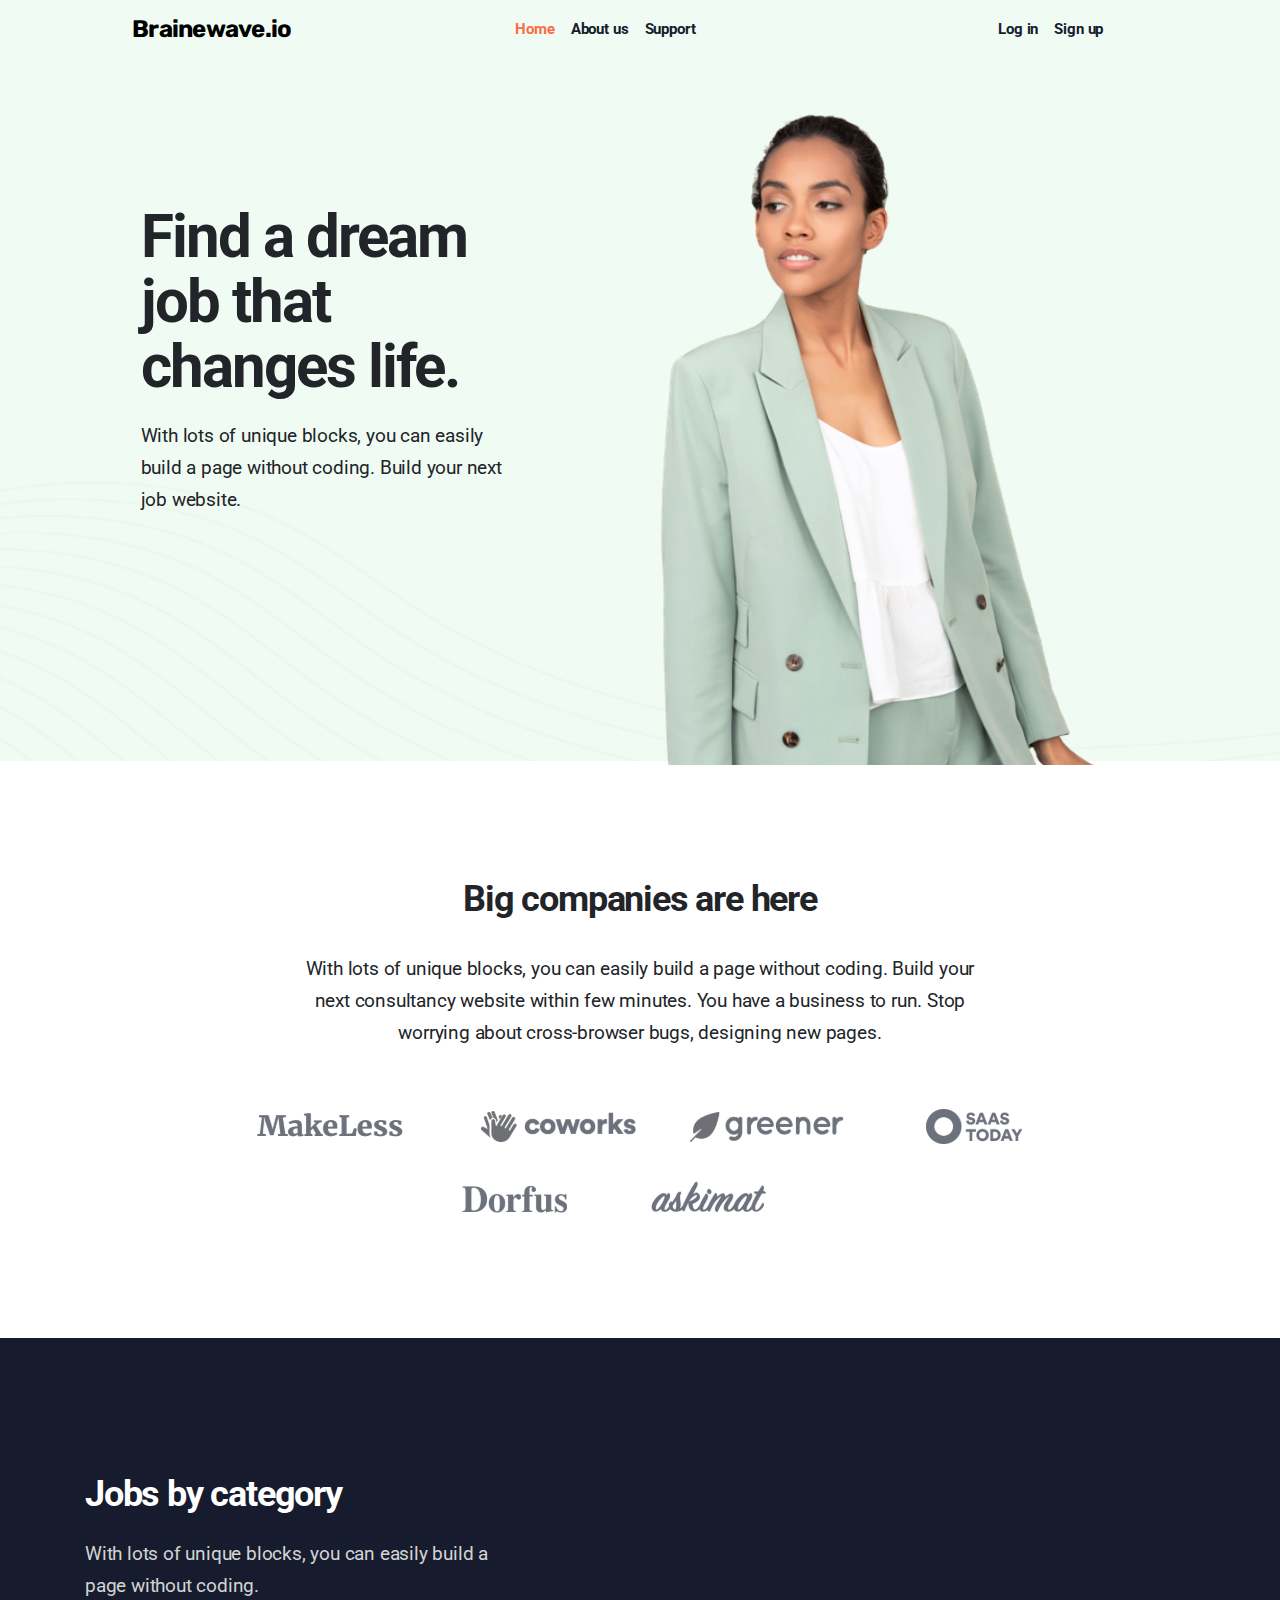
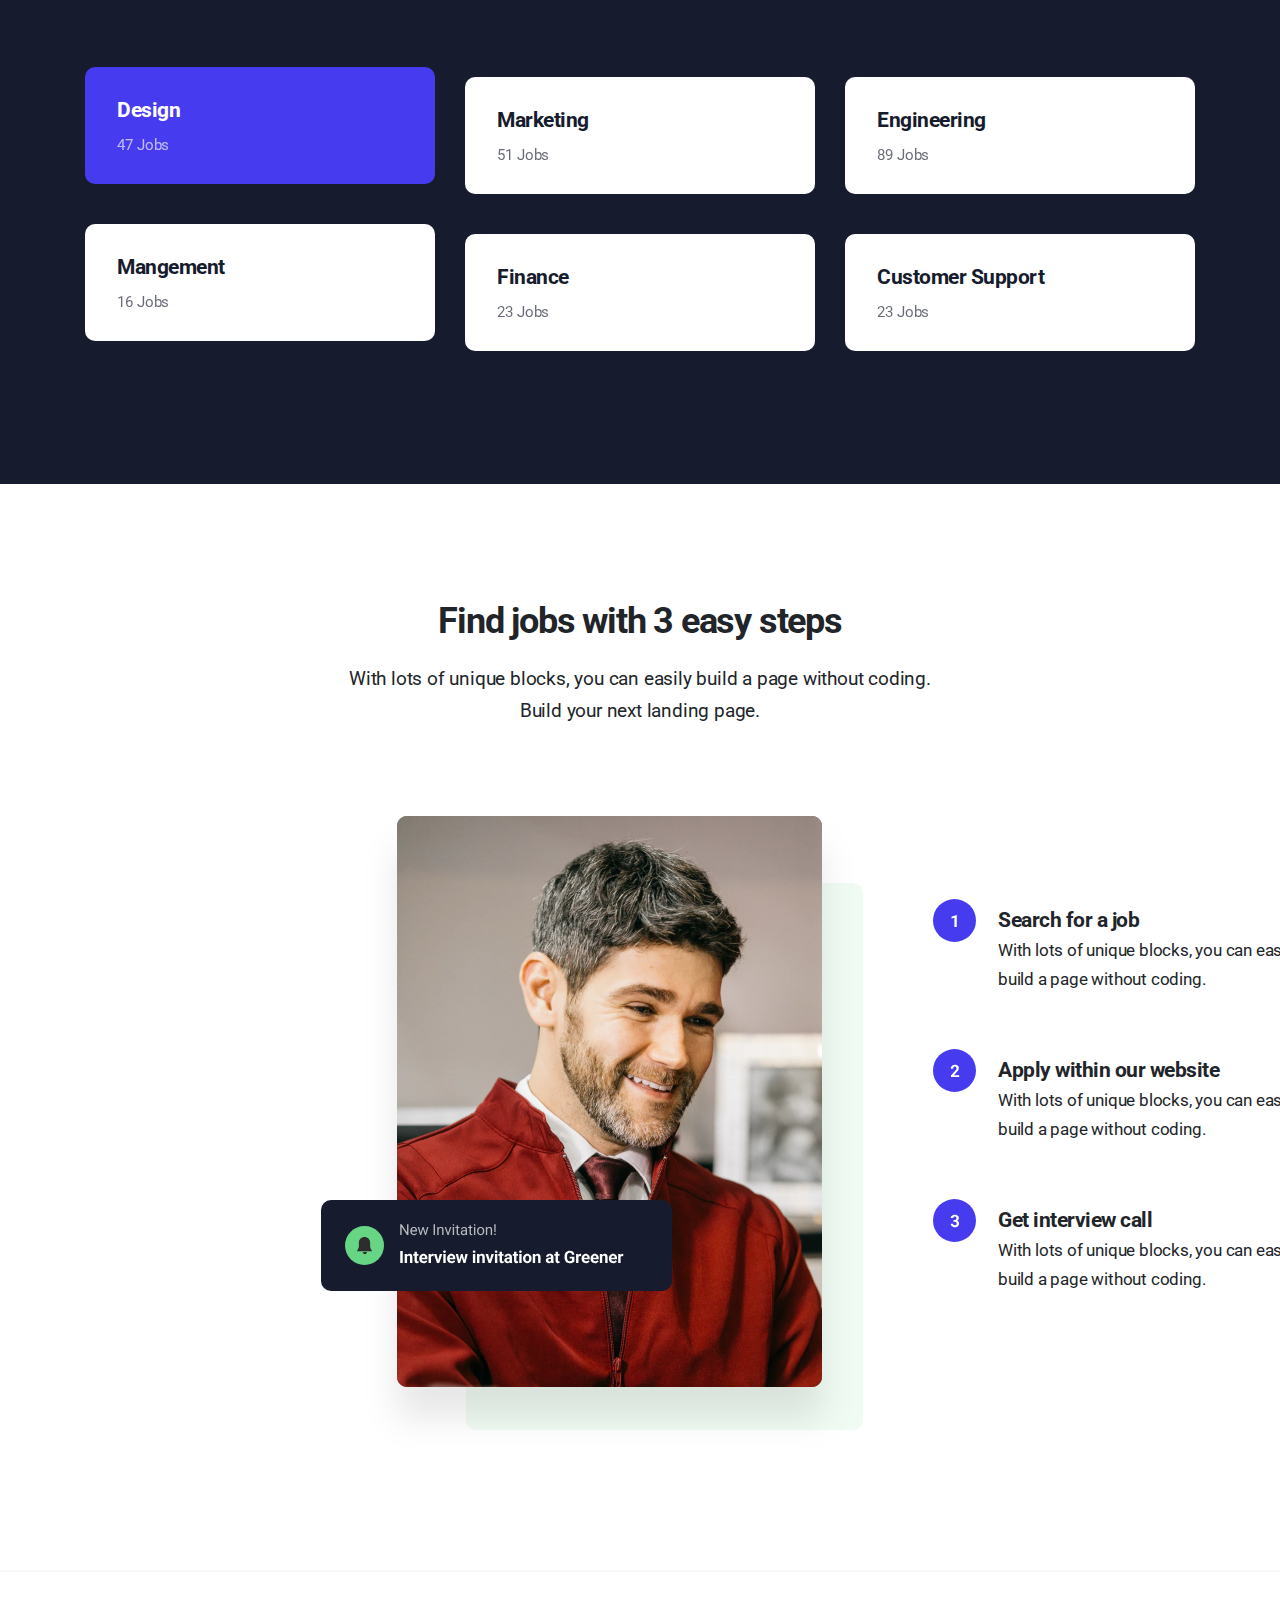
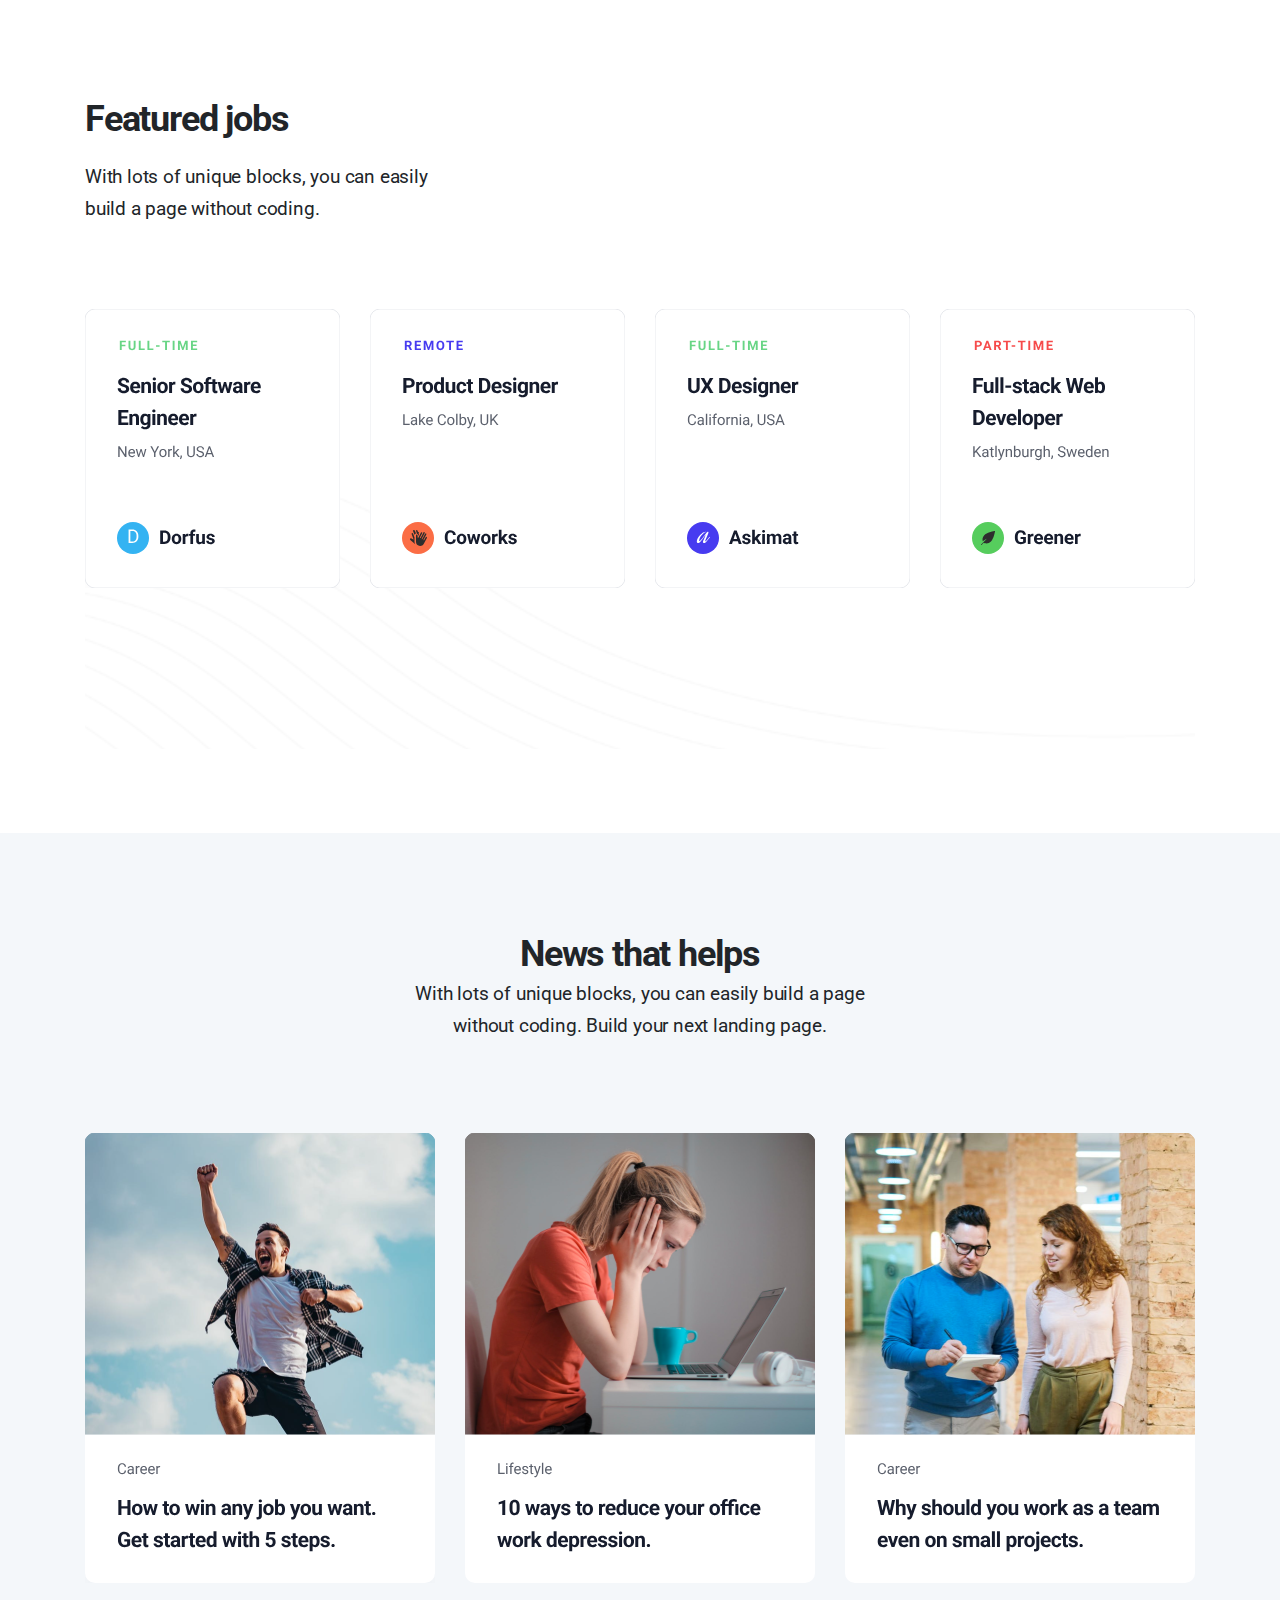
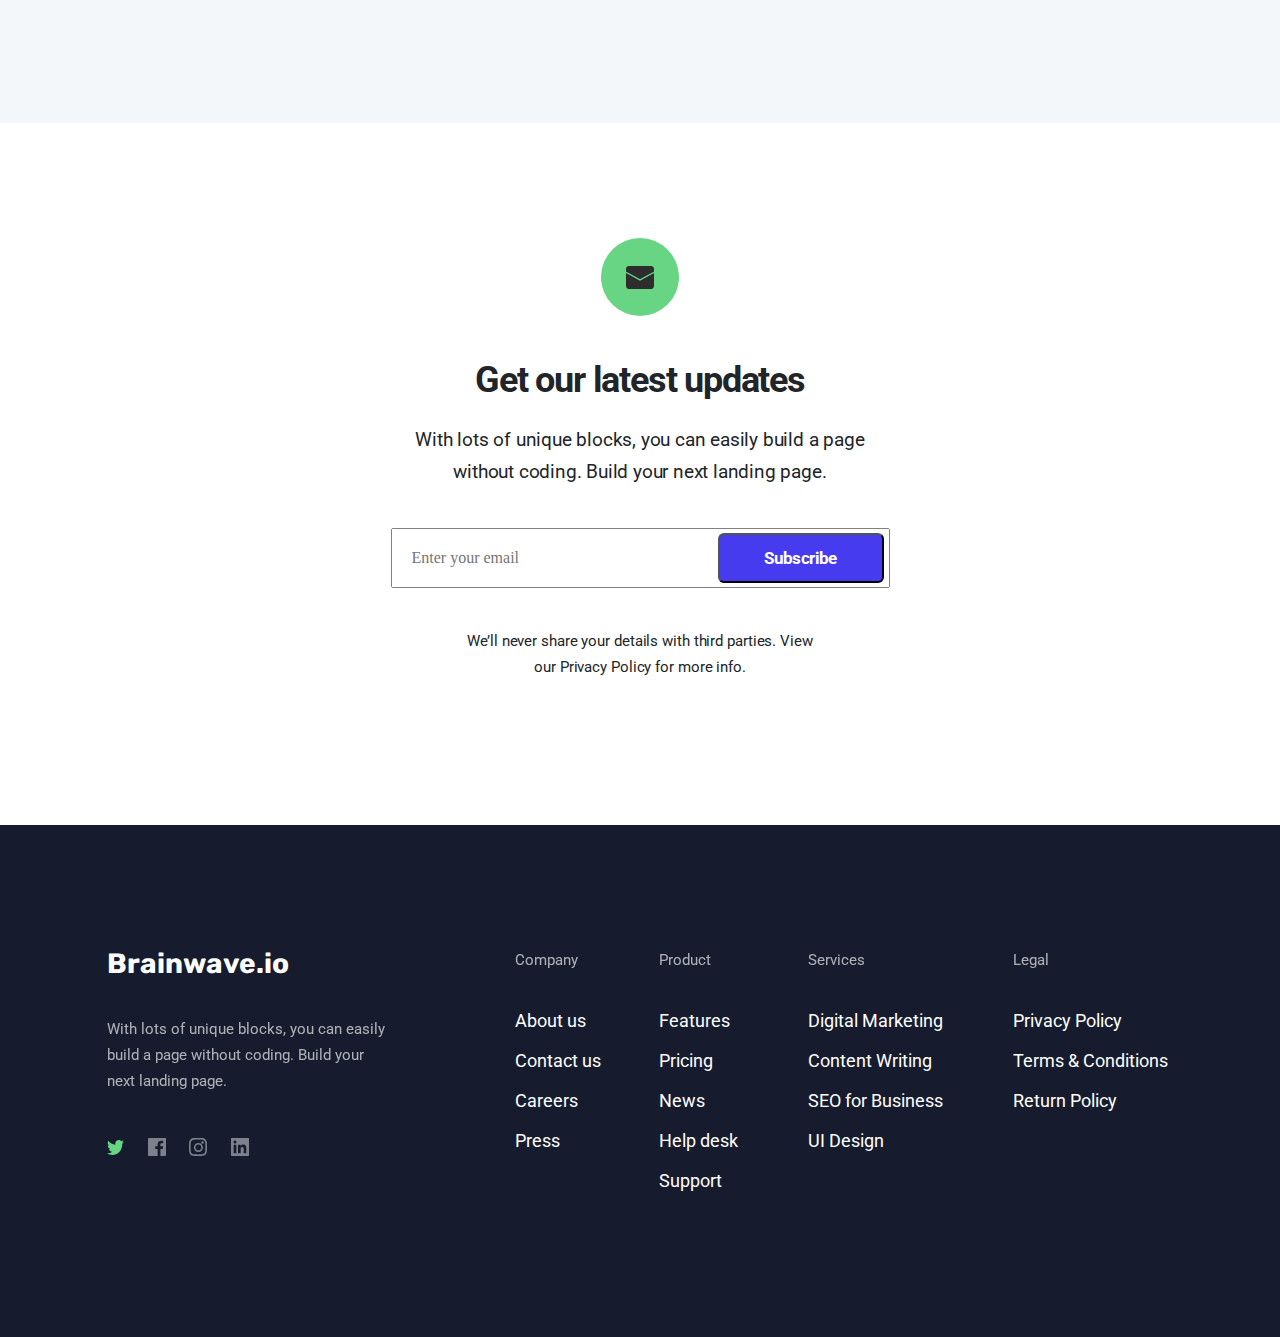
<file: index.html>
<!DOCTYPE html>
<html lang="en">

<head>
    <!-- Head Section: Metadata and Stylesheets -->
    <meta charset="UTF-8">
    <meta name="viewport" content="width=device-width, initial-scale=1.0">
    <title>Home</title>
    <link href="https://cdn.jsdelivr.net/npm/bootstrap@5.3.3/dist/css/bootstrap.min.css" rel="stylesheet"
        integrity="sha384-QWTKZyjpPEjISv5WaRU9OFeRpok6YctnYmDr5pNlyT2bRjXh0JMhjY6hW+ALEwIH" crossorigin="anonymous">
    <!-- Font Awesome CSS -->
    <link rel="stylesheet" href="https://cdnjs.cloudflare.com/ajax/libs/font-awesome/6.0.0-beta3/css/all.min.css">
</head>
<link rel="stylesheet" href="./style/global/global.css">
<link rel="stylesheet" href="./style/pages-css/home.css">
</head>

<body>
    <!-- Header Section: Navigation Bar -->
    <section class="container-1">
        <div class="container-2">
            <header class="headersticy">
                <nav class="navbar navbar-expand-lg">
                    <div class="container">
                        <a class="navbar-brand" href="#">Brainewave.io</a>
                        <button class="navbar-toggler" type="button" data-bs-toggle="collapse"
                            data-bs-target="#navbarNavAltMarkup" aria-controls="navbarNavAltMarkup"
                            aria-expanded="false" aria-label="Toggle navigation">
                            <span class="navbar-toggler-icon"></span>
                        </button>
                        <div class="collapse navbar-collapse head" id="navbarNavAltMarkup">
                            <div class="navbar-nav">
                                <a class="nav-link active" aria-current="page" href="./index.html">Home</a>
                                <a class="nav-link" href="./pages/about.html">About us</a>
                                <a class="nav-link" href="./pages/support..html">Support</a>
                            </div>
                        </div>
                        <div class="collapse navbar-collapse head" id="navbarNavAltMarkup">
                            <div class="navbar-nav">
                                <a class="nav-link" aria-current="page" href="./pages/signin.html">Log in</a>
                                <a class="nav-link" href="./pages/signup.html">Sign up</a>
                            </div>
                        </div>
                    </div>
                </nav>
            </header>
            <!-- End of Header Section -->

            <div class="container dream-job">
                <div class="dream-job-content">
                    <span class="dream-job-title">Find a dream job that changes life.</span>
                    <p class="dream-job-text">With lots of unique blocks, you can easily build a page without coding.
                        Build your next job
                        website.
                    </p>
                </div>
                <div class="office">
                    <img src="./assets/image/home/office.svg" alt="">
                </div>
            </div>
        </div>
    </section>
    <!-- End of Header Section Container -->

    <!-- Content Section: Big Companies Information -->
    <section class="container-3">
        <div class="big-companies">
            <span class="big-companies-title">Big companies are here</span>
            <p class="big-companies-text">With lots of unique blocks, you can easily build a page without coding. Build
                your next consultancy
                website within few minutes. You have a business to run. Stop worrying about cross-browser bugs,
                designing
                new pages.</p>
        </div>
        <img src="./assets/image/home/companies.svg" alt="companies">
    </section>
    <!-- End of Content Section -->

    <!-- Jobs section starts -->
    <section class="jobs-category">
        <div class="job-container">
            <div class="job-title-text">
                <h2 class="jobs-title">Jobs by category</h2>
                <p class="jobs-text">With lots of unique blocks, you can easily build a page without coding.</p>
            </div>

            <div class="job-card-container">
                <div class="job-card purple">
                    <h4 class="purple-title">Design</h4>
                    <p class="purple-text">47 Jobs</p>
                </div>
                <div class="job-card jd-1">
                    <h4>Marketing</h4>
                    <p>51 Jobs</p>
                </div>
                <div class="job-card jd-1">
                    <h4>Engineering</h4>
                    <p>89 Jobs</p>
                </div>
                <div class="job-card">
                    <h4>Mangement</h4>
                    <p>16 Jobs</p>
                </div>
                <div class="job-card jd-1">
                    <h4>Finance</h4>
                    <p>23 Jobs</p>
                </div>
                <div class="job-card jd-1">
                    <h4>Customer Support</h4>
                    <p>23 Jobs</p>
                </div>
            </div>
        </div>
    </section>
    <!-- Jobs section ends -->

    <!-- Find-Jobs Section starts -->
    <section class="find-jobs">
        <div class="find-jobs-heading">
            <h4 class="find-jobs-title">Find jobs with 3 easy steps</h4>
            <p class="find-jobs-text">With lots of unique blocks, you can easily build a page without coding. Build your
                next landing page.</p>
        </div>
        <div class="interview">
            <img src="./assets/image/home/interview.svg" alt="interview">
            <div class="search-jobs">
                <div class="search-jobs-card">
                    <img src="./assets/image/home/search-job-1.svg" alt="one">
                    <div class="search-jobs-content">
                        <h4 class="serch-job-title">Search for a job</h4>
                        <p class="search-job-text">With lots of unique blocks, you can easily build a page without
                            coding. </p>
                    </div>
                </div>
                <div class="search-jobs-card">
                    <img src="./assets/image/home/search-job-2.svg" alt="two">
                    <div class="search-jobs-content">
                        <h4 class="serch-job-title">Apply within our website</h4>
                        <p class="search-job-text">With lots of unique blocks, you can easily build a page without
                            coding. </p>
                    </div>
                </div>
                <div class="search-jobs-card">
                    <img src="./assets/image/home/search-job-3.svg" alt="three">
                    <div class="search-jobs-content">
                        <h4 class="serch-job-title">Get interview call</h4>
                        <p class="search-job-text">With lots of unique blocks, you can easily build a page without
                            coding. </p>
                    </div>
                </div>
            </div>
        </div>
    </section>
    <hr class="line">
    <!-- Featured-jobs started -->
    <section class="featured-jobs">
        <div class="featured-content">
            <h2 class="featured-title">Featured jobs</h2>
            <p class="featured-text">With lots of unique blocks, you can easily build a page without coding.</p>
        </div>
        <div class="featured-cards">
            <img src="./assets/image/home/fulltime.svg" alt="fulltime">
            <img src="./assets/image/home/remote.svg" alt="remote">
            <img src="./assets/image/home/ux.svg" alt="ux">
            <img src="./assets/image/home/full-stack.svg" alt="full-stack">
        </div>
    </section>

    <!-- news started -->
    <section class="news">
        <div class="news-content">
            <h3 class="news-title">News that helps</h3>
            <p class="news-text">With lots of unique blocks, you can easily build a page without coding. Build your next
                landing page.</p>
        </div>
        <div class="news-cards">
            <img src="./assets/image/home/career-1.svg" alt="career">
            <img src="./assets/image/home/career-2.svg" alt="career">
            <img src="./assets/image/home/career-3.svg" alt="career">
        </div>
    </section>

    <!-- Latest Updates starts -->
    <section class="latest-updates">
        <img src="./assets/image/home/email_icon.svg" alt="email" class="latest-image">
        <div class="latest-updates-heading">
            <h3 class="latest-updates-title">
                Get our latest updates
            </h3>
            <p class="latest-updates-text">With lots of unique blocks, you can easily build a page without coding. Build
                your next landing page.</p>
        </div>
        <div class="input-container">
            <input class="latest-input" type="email" placeholder="Enter your email">
            <button class="latest-btn" type="button">Subscribe</button>
        </div>
        <p class="policy">
            We’ll never share your details with third parties.
            View our Privacy Policy for more info.
        </p>
    </section>
    <!-- FOOTER START -->
    <div class="footer">
        <div class="brainwave">
            <p class="footlogoname">Brainwave.io</p>
            <p class="footsublogoname">
                With lots of unique blocks, you can easily <br />
                build a page without coding. Build your <br />
                next landing page.
            </p>
            <img src="./assets/logo/footerlogos.svg" alt="" />
        </div>
        <div class="company">
            <p>Company</p>
            <nav class="navbar">
                <ul class="navlist">
                    <li class="navitem">
                        <a class="navlink" href="#">About us</a>
                    </li>
                    <li class="navitem">
                        <a class="navlink" href="#">Contact us</a>
                    </li>
                    <li class="navitem">
                        <a class="navlink" href="#">Careers</a>
                    </li>
                    <li class="navitem">
                        <a class="navlink" href="#">Press</a>
                    </li>
                </ul>
            </nav>
        </div>
        <div class="product">
            <p>Product</p>
            <nav class="navbar">
                <ul class="navlist">
                    <li class="navitem">
                        <a class="navlink" href="#">Features</a>
                    </li>
                    <li class="navitem">
                        <a class="navlink" href="#">Pricing</a>
                    </li>
                    <li class="navitem">
                        <a class="navlink" href="#">News</a>
                    </li>
                    <li class="navitem">
                        <a class="navlink" href="#">Help desk</a>
                    </li>
                    <li class="navitem">
                        <a class="navlink" href="#">Support</a>
                    </li>
                </ul>
            </nav>
        </div>
        <div class="services">
            <p>Services</p>
            <nav class="navbar">
                <ul class="navlist">
                    <li class="navitem">
                        <a class="navlink" href="#">Digital Marketing</a>
                    </li>
                    <li class="navitem">
                        <a class="navlink" href="#">Content Writing</a>
                    </li>
                    <li class="navitem">
                        <a class="navlink" href="#">SEO for Business</a>
                    </li>
                    <li class="navitem">
                        <a class="navlink" href="#">UI Design</a>
                    </li>
                </ul>
            </nav>
        </div>
        <div class="Legal">
            <p>Legal</p>
            <nav class="navbar">
                <ul class="navlist">
                    <li class="navitem">
                        <a class="navlink" href="#">Privacy Policy</a>
                    </li>
                    <li class="navitem">
                        <a class="navlink" href="#">Terms & Conditions</a>
                    </li>
                    <li class="navitem">
                        <a class="navlink" href="#">Return Policy</a>
                    </li>
                </ul>
            </nav>
        </div>
    </div>
    <!-- FOOTER END -->
    <!-- Footer Section: Bootstrap JavaScript and Dependencies -->
    <script src="https://cdn.jsdelivr.net/npm/@popperjs/core@2.11.8/dist/umd/popper.min.js"
        integrity="sha384-I7E8VVD/ismYTF4hNIPjVp/Zjvgyol6VFvRkX/vR+Vc4jQkC+hVqc2pM8ODewa9r"
        crossorigin="anonymous"></script>
    <script src="https://cdn.jsdelivr.net/npm/bootstrap@5.3.3/dist/js/bootstrap.min.js"
        integrity="sha384-0pUGZvbkm6XF6gxjEnlmuGrJXVbNuzT9qBBavbLwCsOGabYfZo0T0to5eqruptLy"
        crossorigin="anonymous"></script>
    <!-- End of Footer Section -->

</body>

</html>
</file>
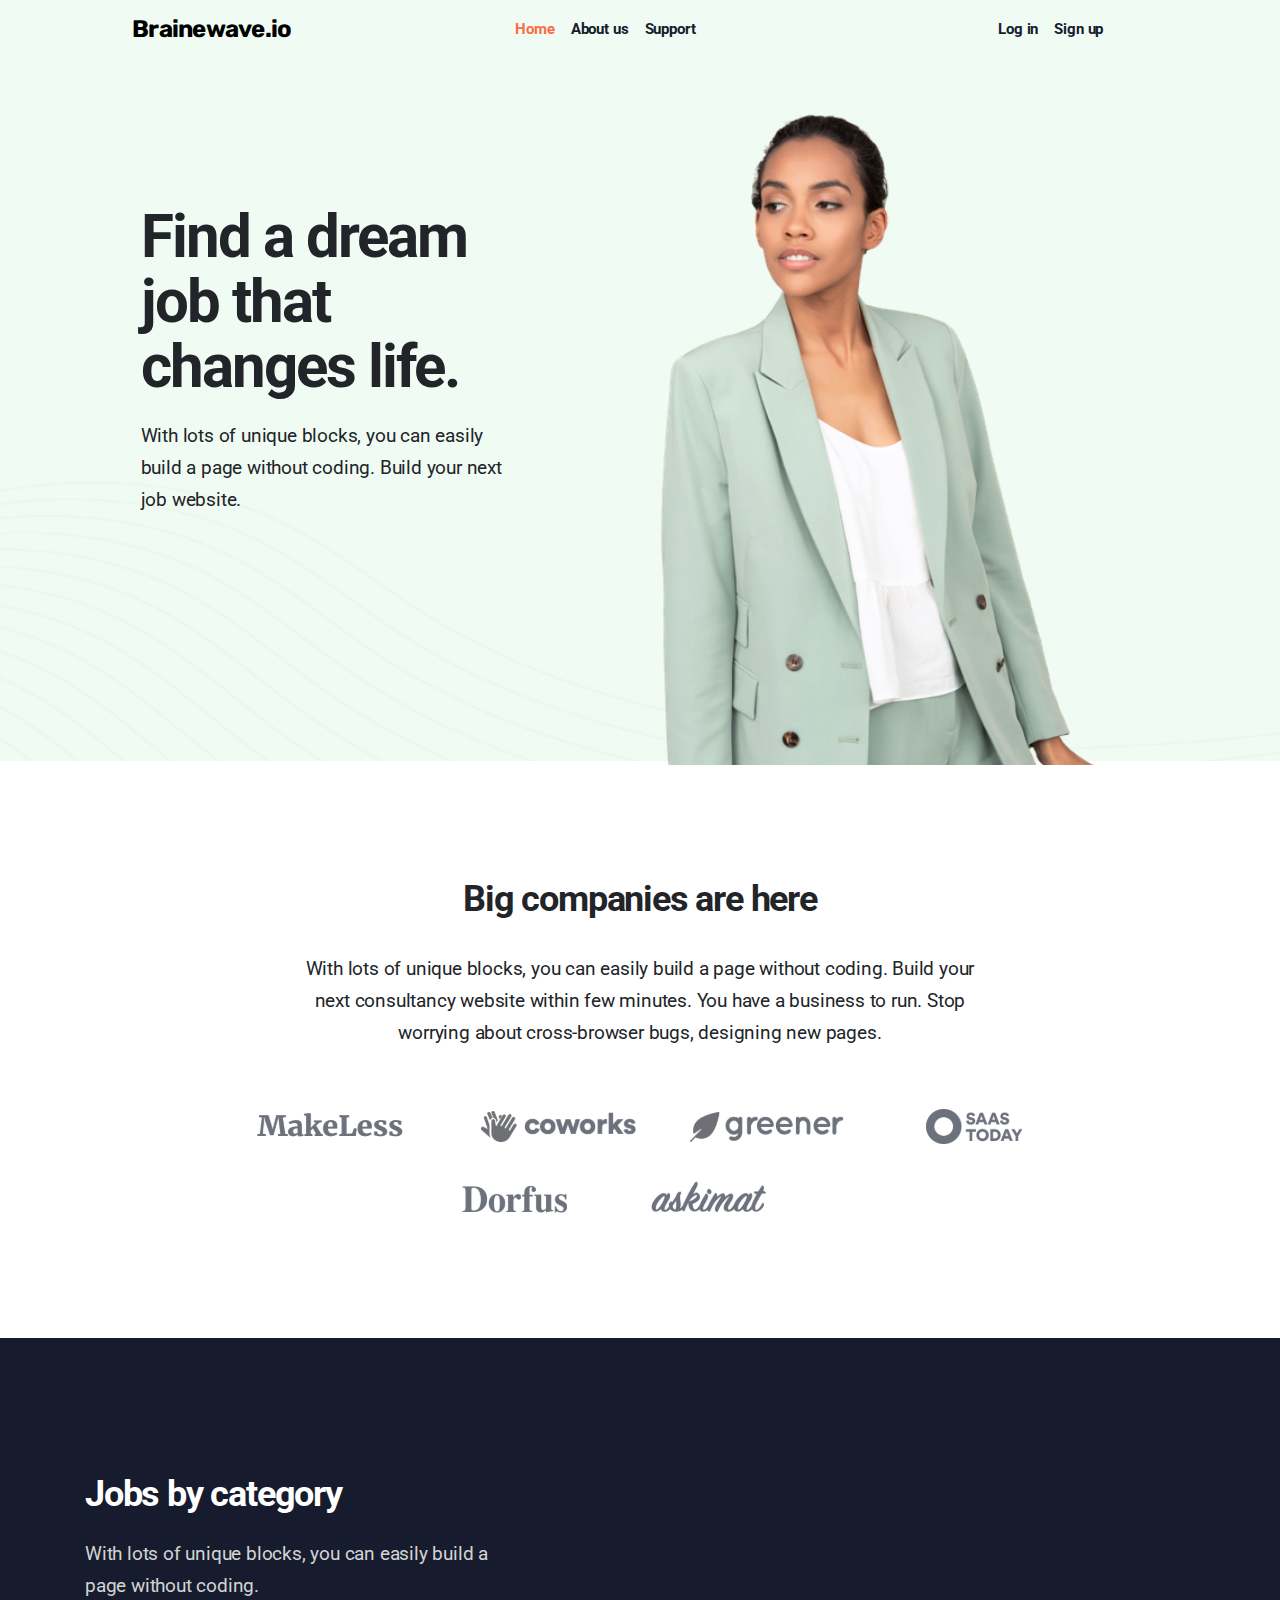
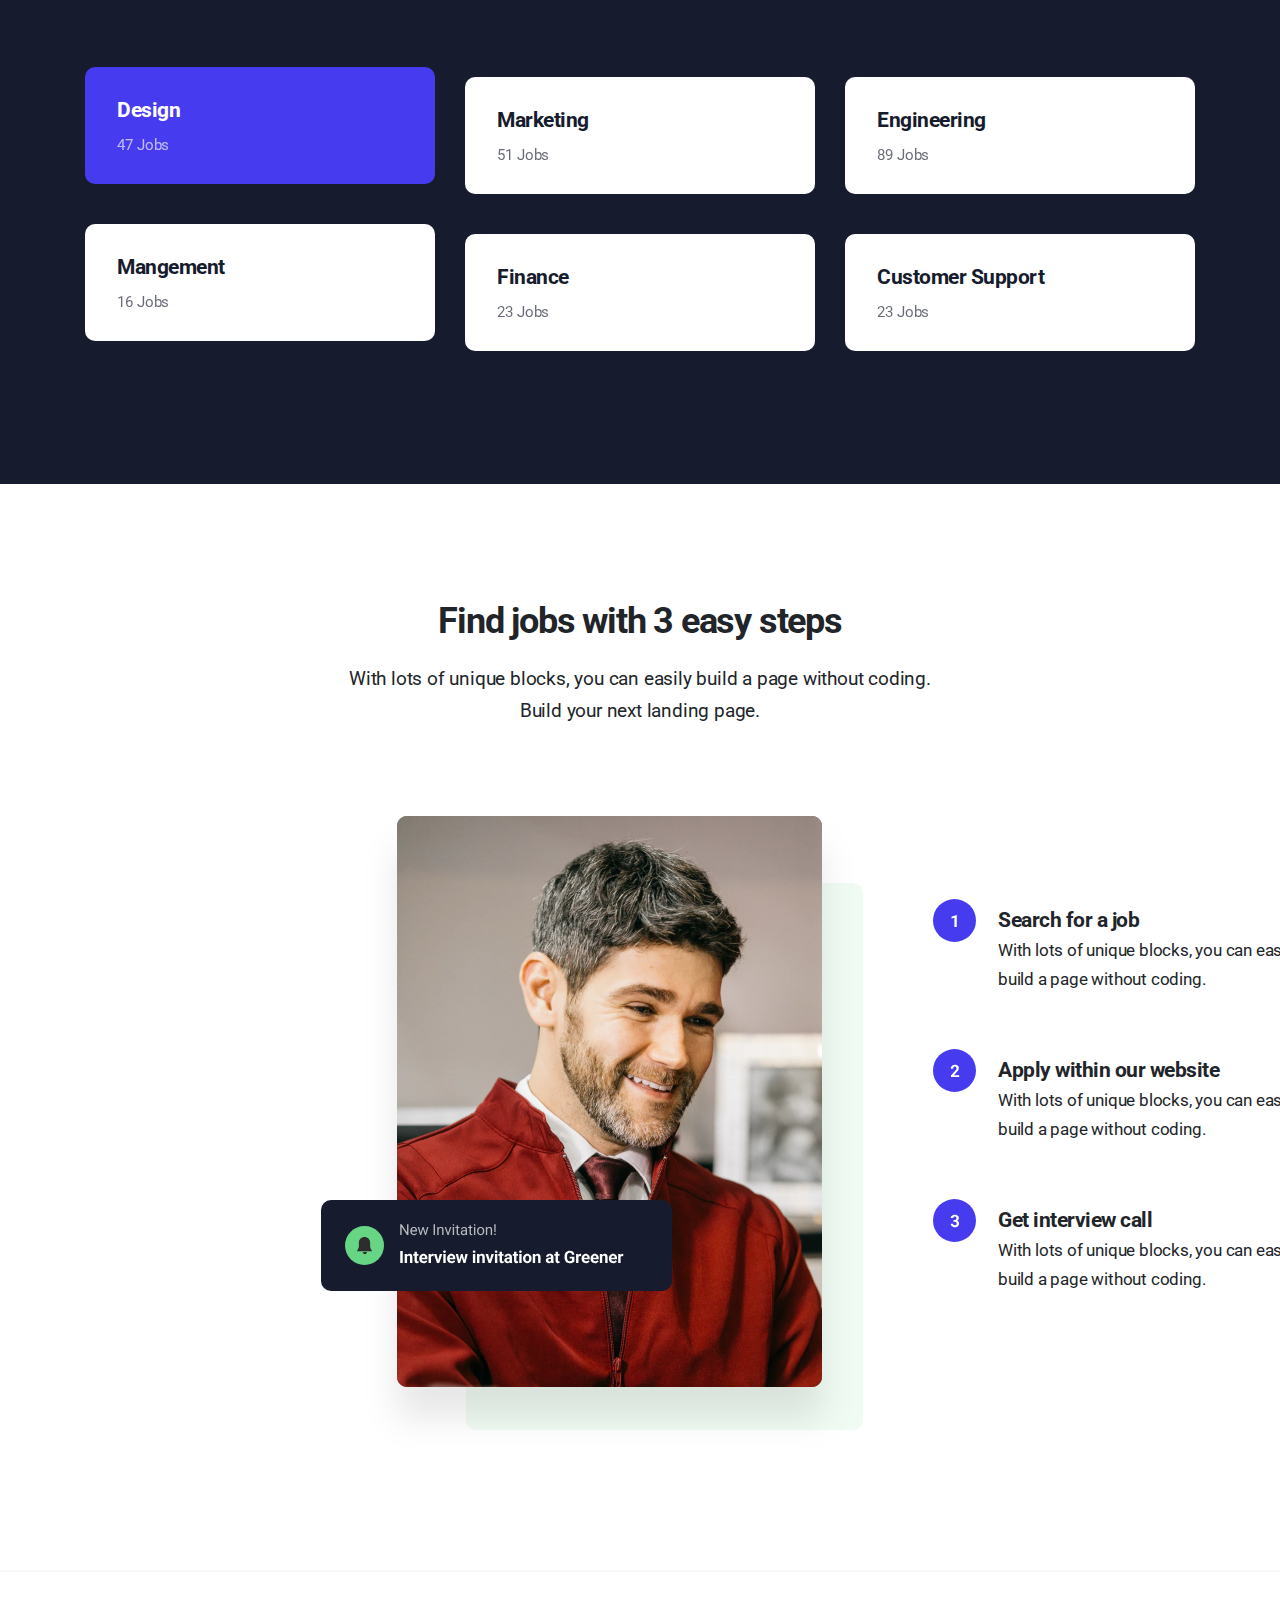
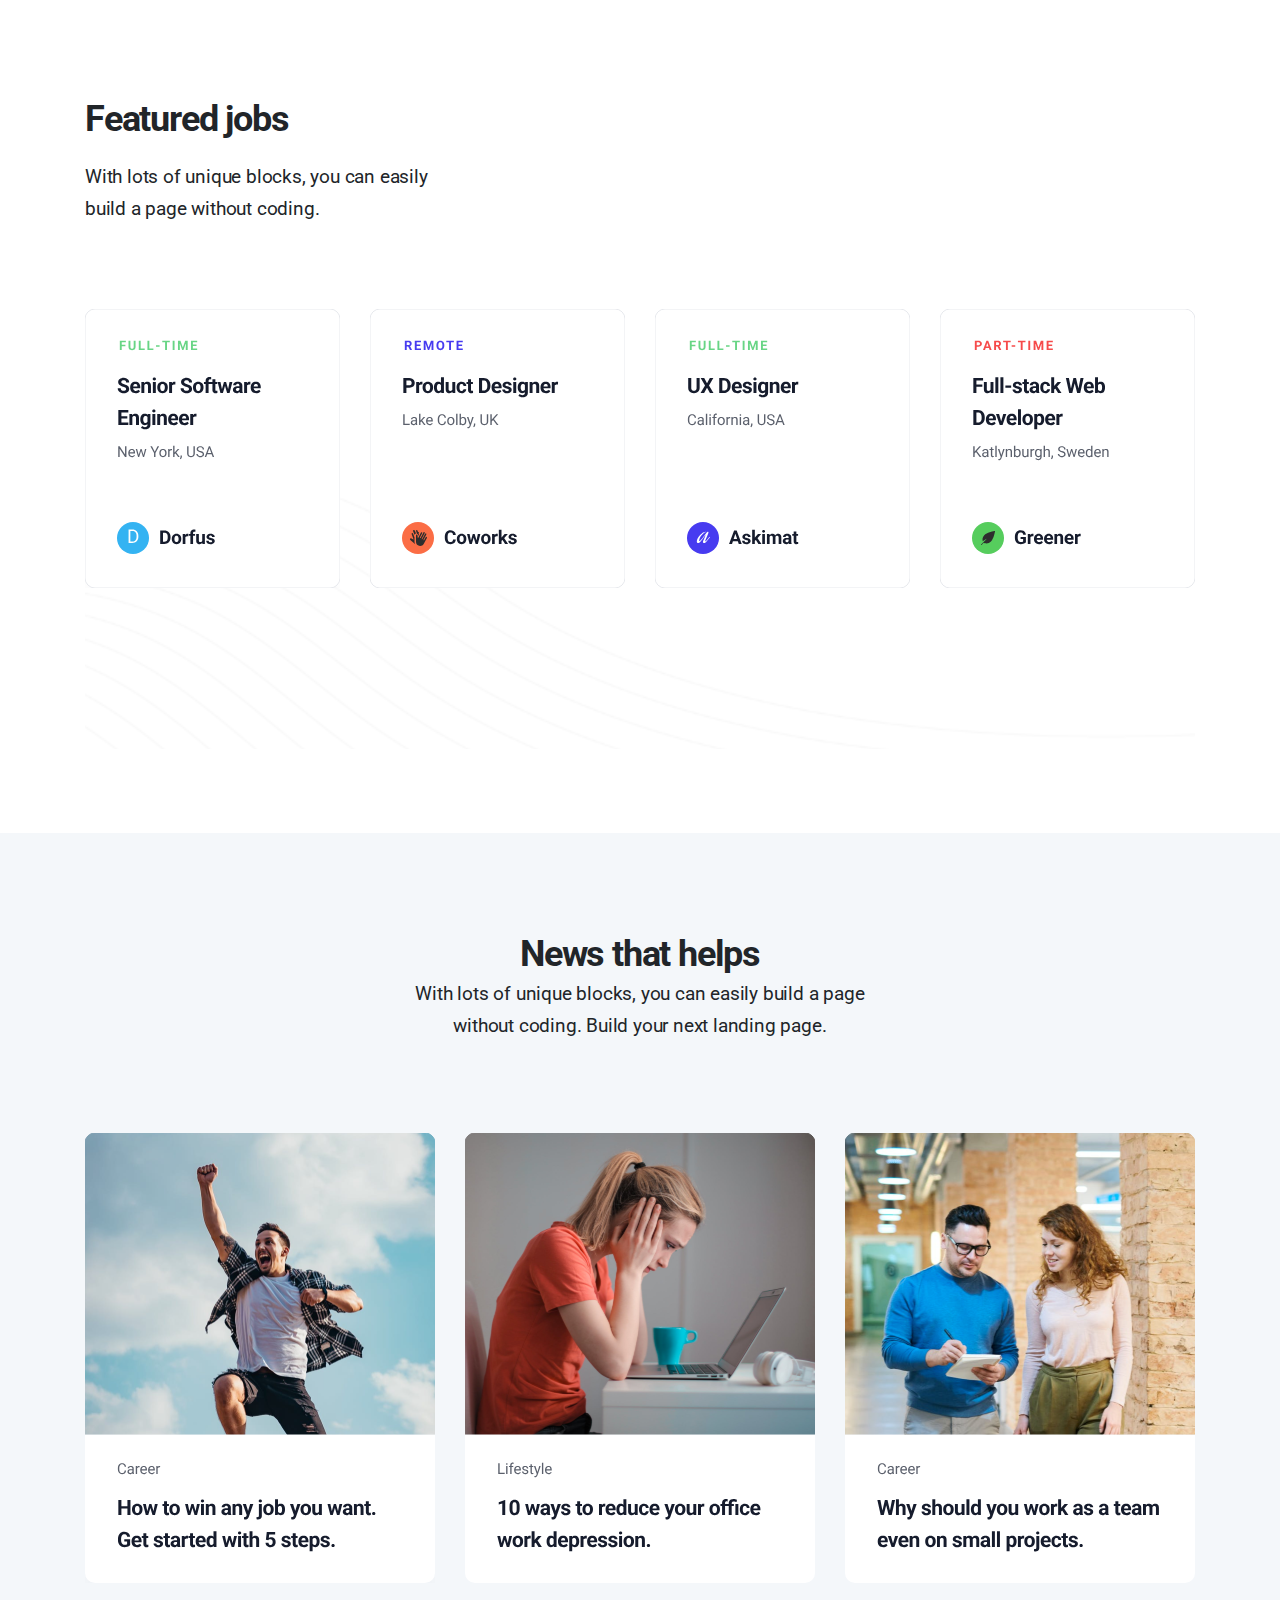
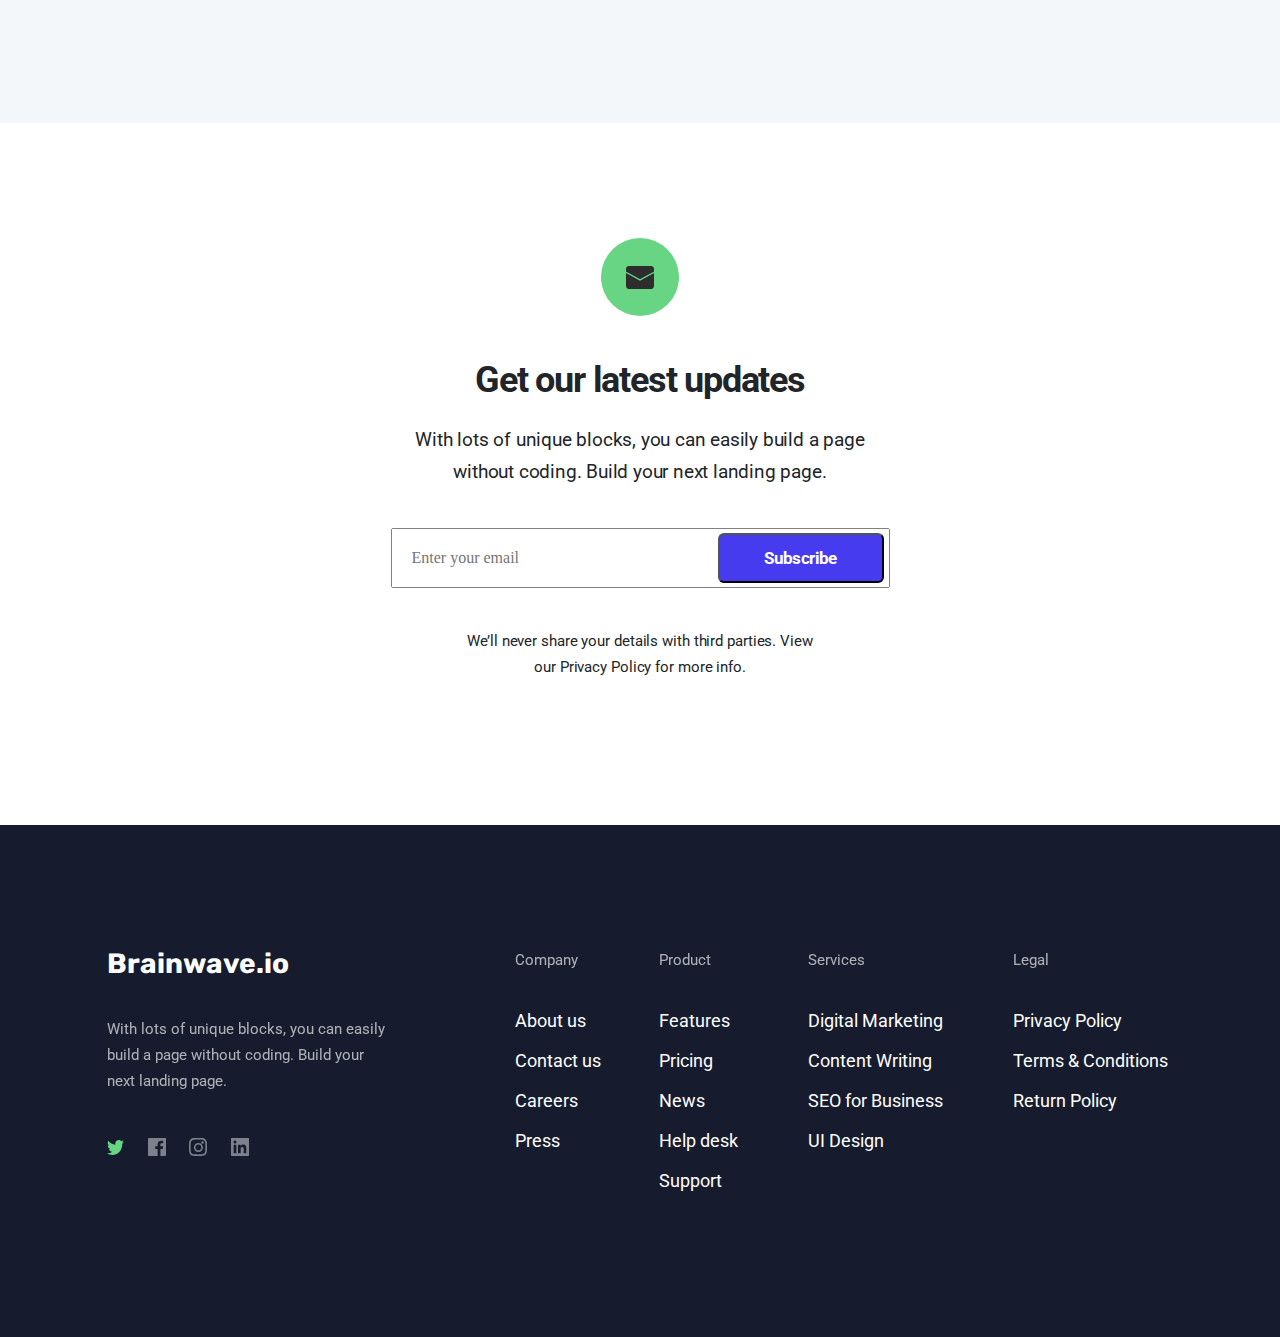
<file: pages/home.html>
<!DOCTYPE html>
<html lang="en">

<head>
    <!-- Head Section: Metadata and Stylesheets -->
    <meta charset="UTF-8">
    <meta name="viewport" content="width=device-width, initial-scale=1.0">
    <title>Home</title>
    <link href="https://cdn.jsdelivr.net/npm/bootstrap@5.3.3/dist/css/bootstrap.min.css" rel="stylesheet"
        integrity="sha384-QWTKZyjpPEjISv5WaRU9OFeRpok6YctnYmDr5pNlyT2bRjXh0JMhjY6hW+ALEwIH" crossorigin="anonymous">
    <!-- Font Awesome CSS -->
    <link rel="stylesheet" href="https://cdnjs.cloudflare.com/ajax/libs/font-awesome/6.0.0-beta3/css/all.min.css">
</head>
<link rel="stylesheet" href="/style/global/global.css">
<link rel="stylesheet" href="/style/pages-css/home.css">
</head>

<body>
    <!-- Header Section: Navigation Bar -->
    <section class="container-1">
        <div class="container-2">
            <header>
                <nav class="navbar navbar-expand-lg">
                    <div class="container">
                        <a class="navbar-brand" href="#">Brainewave.io</a>
                        <button class="navbar-toggler" type="button" data-bs-toggle="collapse"
                            data-bs-target="#navbarNavAltMarkup" aria-controls="navbarNavAltMarkup"
                            aria-expanded="false" aria-label="Toggle navigation">
                            <span class="navbar-toggler-icon"></span>
                        </button>
                        <div class="collapse navbar-collapse head" id="navbarNavAltMarkup">
                            <div class="navbar-nav">
                                <a class="nav-link active" aria-current="page" href="#">Home</a>
                                <a class="nav-link" href="/pages/about.html">About us</a>
                                <a class="nav-link" href="/pages/support..html">Support</a>
                            </div>
                        </div>
                        <div class="collapse navbar-collapse head" id="navbarNavAltMarkup">
                            <div class="navbar-nav">
                                <a class="nav-link" aria-current="page" href="/pages/signin.html">Log in</a>
                                <a class="nav-link" href="/pages/signup.html">Sign up</a>
                            </div>
                        </div>
                    </div>
                </nav>
            </header>
            <!-- End of Header Section -->

            <div class="container dream-job">
                <div class="dream-job-content">
                    <span class="dream-job-title">Find a dream job that changes life.</span>
                    <p class="dream-job-text">With lots of unique blocks, you can easily build a page without coding.
                        Build your next job
                        website.
                    </p>
                </div>
                <div class="office">
                    <img src="/assets/image/home/office.svg" alt="">
                </div>
            </div>
        </div>
    </section>
    <!-- End of Header Section Container -->

    <!-- Content Section: Big Companies Information -->
    <section class="container-3">
        <div class="big-companies">
            <span class="big-companies-title">Big companies are here</span>
            <p class="big-companies-text">With lots of unique blocks, you can easily build a page without coding. Build
                your next consultancy
                website within few minutes. You have a business to run. Stop worrying about cross-browser bugs,
                designing
                new pages.</p>
        </div>
        <img src="/assets/image/home/companies.svg" alt="companies">
    </section>
    <!-- End of Content Section -->

    <!-- Jobs section starts -->
    <section class="jobs-category">
        <div class="job-container">
            <div class="job-title-text">
                <h2 class="jobs-title">Jobs by category</h2>
                <p class="jobs-text">With lots of unique blocks, you can easily build a page without coding.</p>
            </div>

            <div class="job-card-container">
                <div class="job-card purple">
                    <h4 class="purple-title">Design</h4>
                    <p class="purple-text">47 Jobs</p>
                </div>
                <div class="job-card jd-1">
                    <h4>Marketing</h4>
                    <p>51 Jobs</p>
                </div>
                <div class="job-card jd-1">
                    <h4>Engineering</h4>
                    <p>89 Jobs</p>
                </div>
                <div class="job-card">
                    <h4>Mangement</h4>
                    <p>16 Jobs</p>
                </div>
                <div class="job-card jd-1">
                    <h4>Finance</h4>
                    <p>23 Jobs</p>
                </div>
                <div class="job-card jd-1">
                    <h4>Customer Support</h4>
                    <p>23 Jobs</p>
                </div>
            </div>
        </div>
    </section>
    <!-- Jobs section ends -->

    <!-- Find-Jobs Section starts -->
    <section class="find-jobs">
        <div class="find-jobs-heading">
            <h4 class="find-jobs-title">Find jobs with 3 easy steps</h4>
            <p class="find-jobs-text">With lots of unique blocks, you can easily build a page without coding. Build your
                next landing page.</p>
        </div>
        <div class="interview">
            <img src="/assets/image/home/interview.svg" alt="interview">
            <div class="search-jobs">
                <div class="search-jobs-card">
                    <img src="/assets/image/home/search-job-1.svg" alt="one">
                    <div class="search-jobs-content">
                        <h4 class="serch-job-title">Search for a job</h4>
                        <p class="search-job-text">With lots of unique blocks, you can easily build a page without
                            coding. </p>
                    </div>
                </div>
                <div class="search-jobs-card">
                    <img src="/assets/image/home/search-job-2.svg" alt="two">
                    <div class="search-jobs-content">
                        <h4 class="serch-job-title">Apply within our website</h4>
                        <p class="search-job-text">With lots of unique blocks, you can easily build a page without
                            coding. </p>
                    </div>
                </div>
                <div class="search-jobs-card">
                    <img src="/assets/image/home/search-job-3.svg" alt="three">
                    <div class="search-jobs-content">
                        <h4 class="serch-job-title">Get interview call</h4>
                        <p class="search-job-text">With lots of unique blocks, you can easily build a page without
                            coding. </p>
                    </div>
                </div>
            </div>
        </div>
    </section>
    <hr class="line">
    <!-- Featured-jobs started -->
    <section class="featured-jobs">
        <div class="featured-content">
            <h2 class="featured-title">Featured jobs</h2>
            <p class="featured-text">With lots of unique blocks, you can easily build a page without coding.</p>
        </div>
        <div class="featured-cards">
            <img src="/assets/image/home/fulltime.svg" alt="fulltime">
            <img src="/assets/image/home/remote.svg" alt="remote">
            <img src="/assets/image/home/ux.svg" alt="ux">
            <img src="/assets/image/home/full-stack.svg" alt="full-stack">
        </div>
    </section>

    <!-- news started -->
    <section class="news">
        <div class="news-content">
            <h3 class="news-title">News that helps</h3>
            <p class="news-text">With lots of unique blocks, you can easily build a page without coding. Build your next
                landing page.</p>
        </div>
        <div class="news-cards">
            <img src="/assets/image/home/career-1.svg" alt="career">
            <img src="/assets/image/home/career-2.svg" alt="career">
            <img src="/assets/image/home/career-3.svg" alt="career">
        </div>
    </section>

    <!-- Latest Updates starts -->
    <section class="latest-updates">
        <img src="/assets/image/home/email_icon.svg" alt="email" class="latest-image">
        <div class="latest-updates-heading">
            <h3 class="latest-updates-title">
                Get our latest updates
            </h3>
            <p class="latest-updates-text">With lots of unique blocks, you can easily build a page without coding. Build
                your next landing page.</p>
        </div>
        <div class="input-container">
            <input class="latest-input" type="email" placeholder="Enter your email">
            <button class="latest-btn" type="button">Subscribe</button>
        </div>
        <p class="policy">
            We’ll never share your details with third parties.
            View our Privacy Policy for more info.
        </p>
    </section>
    <!-- FOOTER START -->
    <div class="footer">
        <div class="brainwave">
            <p class="footlogoname">Brainwave.io</p>
            <p class="footsublogoname">
                With lots of unique blocks, you can easily <br />
                build a page without coding. Build your <br />
                next landing page.
            </p>
            <img src="/assets/logo/footerlogos.svg" alt="" />
        </div>
        <div class="company">
            <p>Company</p>
            <nav class="navbar">
                <ul class="navlist">
                    <li class="navitem">
                        <a class="navlink" href="#">About us</a>
                    </li>
                    <li class="navitem">
                        <a class="navlink" href="#">Contact us</a>
                    </li>
                    <li class="navitem">
                        <a class="navlink" href="#">Careers</a>
                    </li>
                    <li class="navitem">
                        <a class="navlink" href="#">Press</a>
                    </li>
                </ul>
            </nav>
        </div>
        <div class="product">
            <p>Product</p>
            <nav class="navbar">
                <ul class="navlist">
                    <li class="navitem">
                        <a class="navlink" href="#">Features</a>
                    </li>
                    <li class="navitem">
                        <a class="navlink" href="#">Pricing</a>
                    </li>
                    <li class="navitem">
                        <a class="navlink" href="#">News</a>
                    </li>
                    <li class="navitem">
                        <a class="navlink" href="#">Help desk</a>
                    </li>
                    <li class="navitem">
                        <a class="navlink" href="#">Support</a>
                    </li>
                </ul>
            </nav>
        </div>
        <div class="services">
            <p>Services</p>
            <nav class="navbar">
                <ul class="navlist">
                    <li class="navitem">
                        <a class="navlink" href="#">Digital Marketing</a>
                    </li>
                    <li class="navitem">
                        <a class="navlink" href="#">Content Writing</a>
                    </li>
                    <li class="navitem">
                        <a class="navlink" href="#">SEO for Business</a>
                    </li>
                    <li class="navitem">
                        <a class="navlink" href="#">UI Design</a>
                    </li>
                </ul>
            </nav>
        </div>
        <div class="Legal">
            <p>Legal</p>
            <nav class="navbar">
                <ul class="navlist">
                    <li class="navitem">
                        <a class="navlink" href="#">Privacy Policy</a>
                    </li>
                    <li class="navitem">
                        <a class="navlink" href="#">Terms & Conditions</a>
                    </li>
                    <li class="navitem">
                        <a class="navlink" href="#">Return Policy</a>
                    </li>
                </ul>
            </nav>
        </div>
    </div>
    <!-- FOOTER END -->
    <!-- Footer Section: Bootstrap JavaScript and Dependencies -->
    <script src="https://cdn.jsdelivr.net/npm/@popperjs/core@2.11.8/dist/umd/popper.min.js"
        integrity="sha384-I7E8VVD/ismYTF4hNIPjVp/Zjvgyol6VFvRkX/vR+Vc4jQkC+hVqc2pM8ODewa9r"
        crossorigin="anonymous"></script>
    <script src="https://cdn.jsdelivr.net/npm/bootstrap@5.3.3/dist/js/bootstrap.min.js"
        integrity="sha384-0pUGZvbkm6XF6gxjEnlmuGrJXVbNuzT9qBBavbLwCsOGabYfZo0T0to5eqruptLy"
        crossorigin="anonymous"></script>
    <!-- End of Footer Section -->

</body>

</html>
</file>
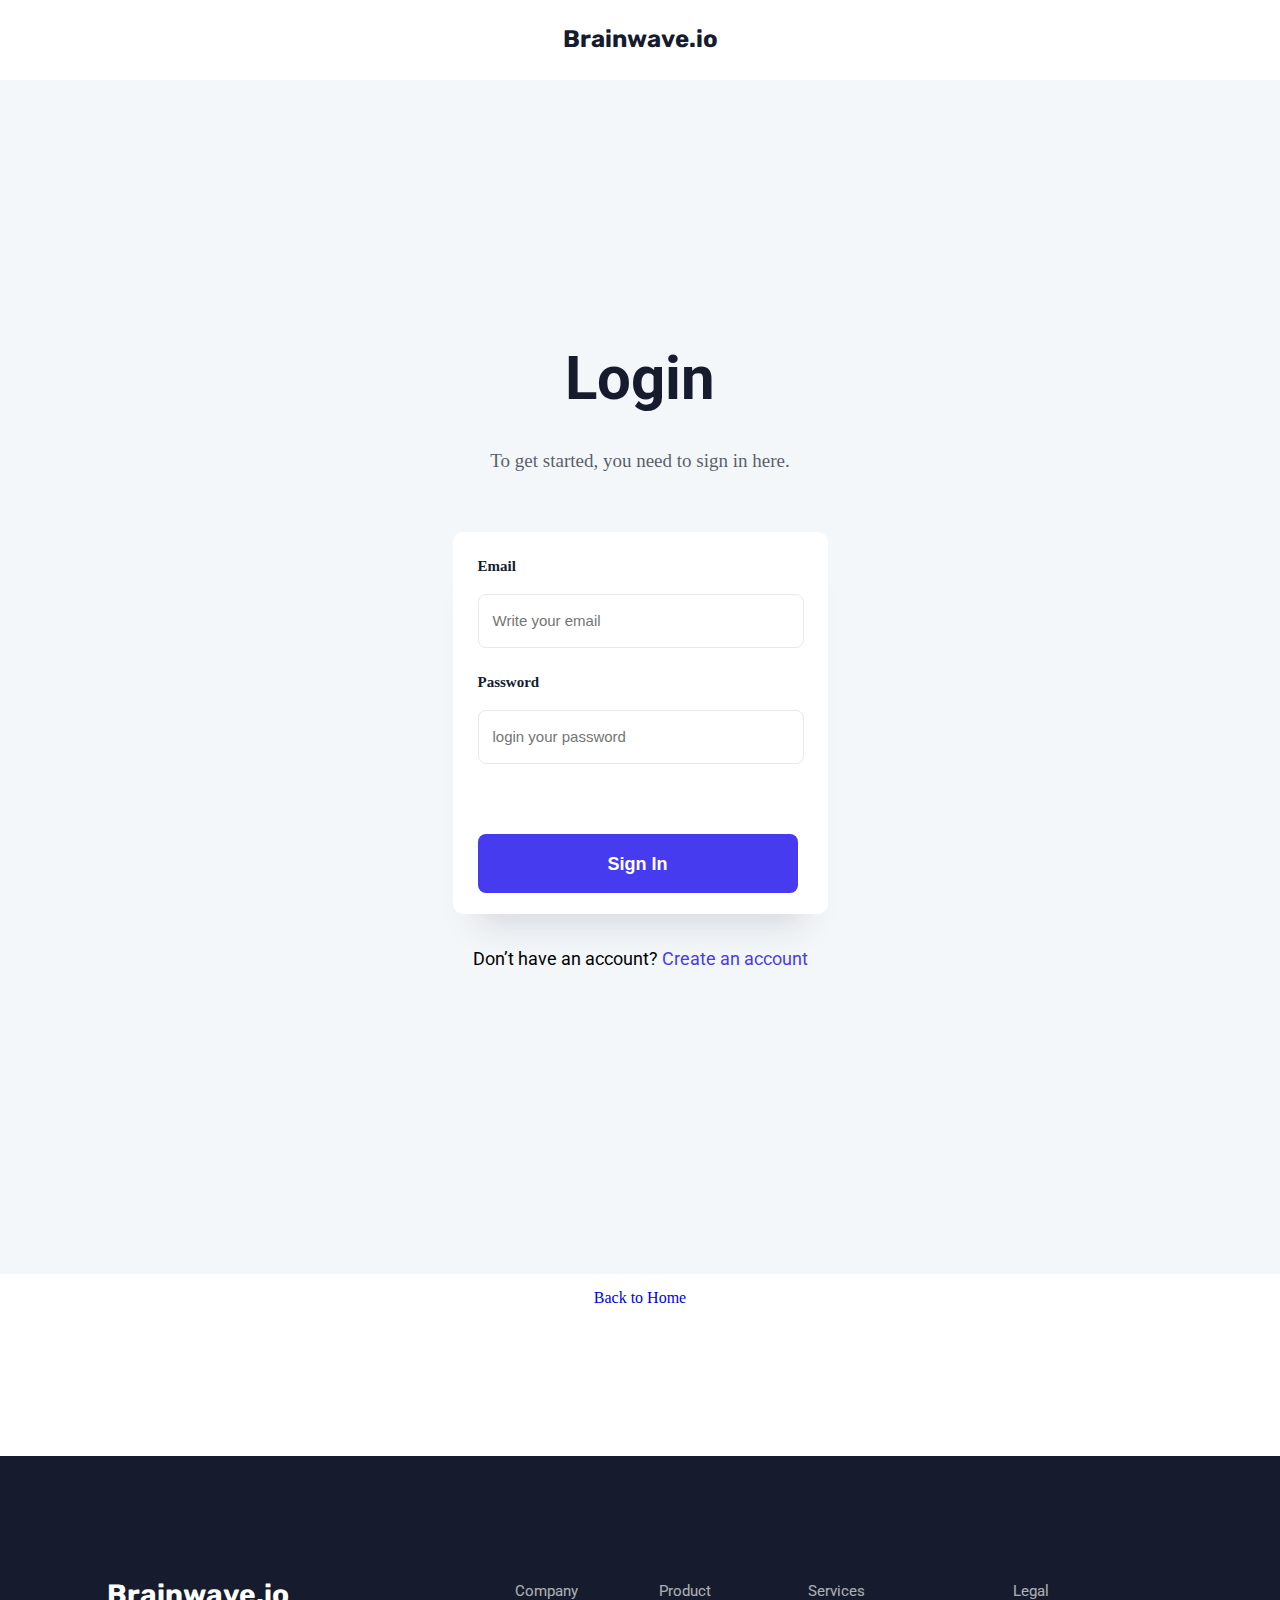
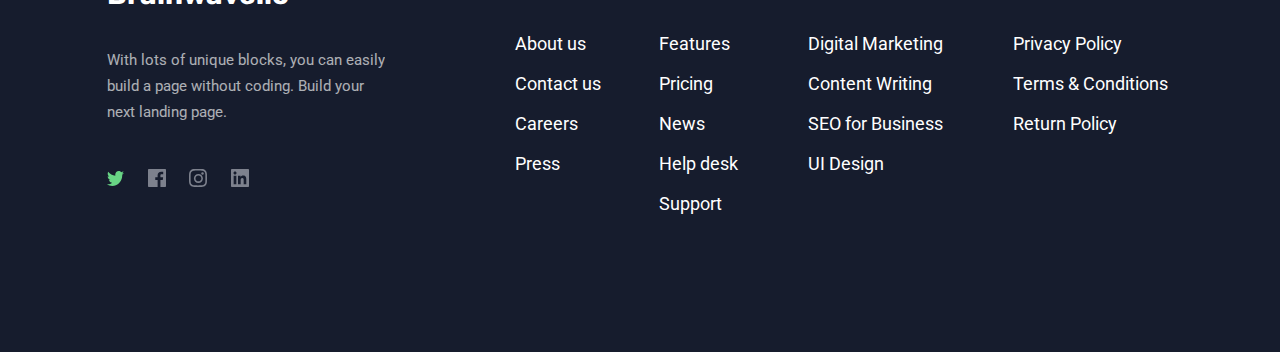
<file: pages/signin.html>
<!DOCTYPE html>
<html lang="en">
  <head>
    <meta charset="UTF-8" />
    <meta name="viewport" content="width=device-width, initial-scale=1.0" />
    <title>SignIn</title>
    <link rel="stylesheet" href="../style/global/global.css" />
    <link rel="stylesheet" href="../style/pages-css/signin.css" />
  </head>
  <body>
    <div>
      <h1 class="header1">Brainwave.io</h1>
      <div class="body">
        <div class="login1">
          <h2>Login</h2>
          <p>To get started, you need to sign in here.</p>
        </div>

        <div class="form1">
          <p class="formtext1">Email</p>

          <input
            class="form1input"
            type="email"
            placeholder="Write your email"
          />

          <p class="formtext1">Password</p>
          <input
            class="form1input"
            type="password"
            placeholder="login your password"
          />
          <br />
          <button class="formbtn" type="button"><a href="#">Sign In</a></button>
        </div>
        <p class="fornendtext">
          Don’t have an account?

          <a href="./signup.html" style="color: var(--bluecolor)"
            >Create an account</a
          >
        </p>
      </div>
      <br />
    </div>
    <a class="backtohome" href="../index.html">Back to Home</a>
    <!-- FOOTER START -->
    <div class="footer">
      <div class="brainwave">
        <p class="footlogoname">Brainwave.io</p>
        <p class="footsublogoname">
          With lots of unique blocks, you can easily <br />
          build a page without coding. Build your <br />
          next landing page.
        </p>
        <img src="../assets/logo/footerlogos.svg" alt="" />
      </div>
      <div class="company">
        <p>Company</p>
        <nav class="navbar">
          <ul class="navlist">
            <li class="navitem">
              <a class="navlink" href="#">About us</a>
            </li>
            <li class="navitem">
              <a class="navlink" href="#">Contact us</a>
            </li>
            <li class="navitem">
              <a class="navlink" href="#">Careers</a>
            </li>
            <li class="navitem">
              <a class="navlink" href="#">Press</a>
            </li>
          </ul>
        </nav>
      </div>
      <div class="product">
        <p>Product</p>
        <nav class="navbar">
          <ul class="navlist">
            <li class="navitem">
              <a class="navlink" href="#">Features</a>
            </li>
            <li class="navitem">
              <a class="navlink" href="#">Pricing</a>
            </li>
            <li class="navitem">
              <a class="navlink" href="#">News</a>
            </li>
            <li class="navitem">
              <a class="navlink" href="#">Help desk</a>
            </li>
            <li class="navitem">
              <a class="navlink" href="#">Support</a>
            </li>
          </ul>
        </nav>
      </div>
      <div class="services">
        <p>Services</p>
        <nav class="navbar">
          <ul class="navlist">
            <li class="navitem">
              <a class="navlink" href="#">Digital Marketing</a>
            </li>
            <li class="navitem">
              <a class="navlink" href="#">Content Writing</a>
            </li>
            <li class="navitem">
              <a class="navlink" href="#">SEO for Business</a>
            </li>
            <li class="navitem">
              <a class="navlink" href="#">UI Design</a>
            </li>
          </ul>
        </nav>
      </div>
      <div class="Legal">
        <p>Legal</p>
        <nav class="navbar">
          <ul class="navlist">
            <li class="navitem">
              <a class="navlink" href="#">Privacy Policy</a>
            </li>
            <li class="navitem">
              <a class="navlink" href="#">Terms & Conditions</a>
            </li>
            <li class="navitem">
              <a class="navlink" href="#">Return Policy</a>
            </li>
          </ul>
        </nav>
      </div>
    </div>
    <!-- FOOTER END -->
  </body>
</html>
</file>
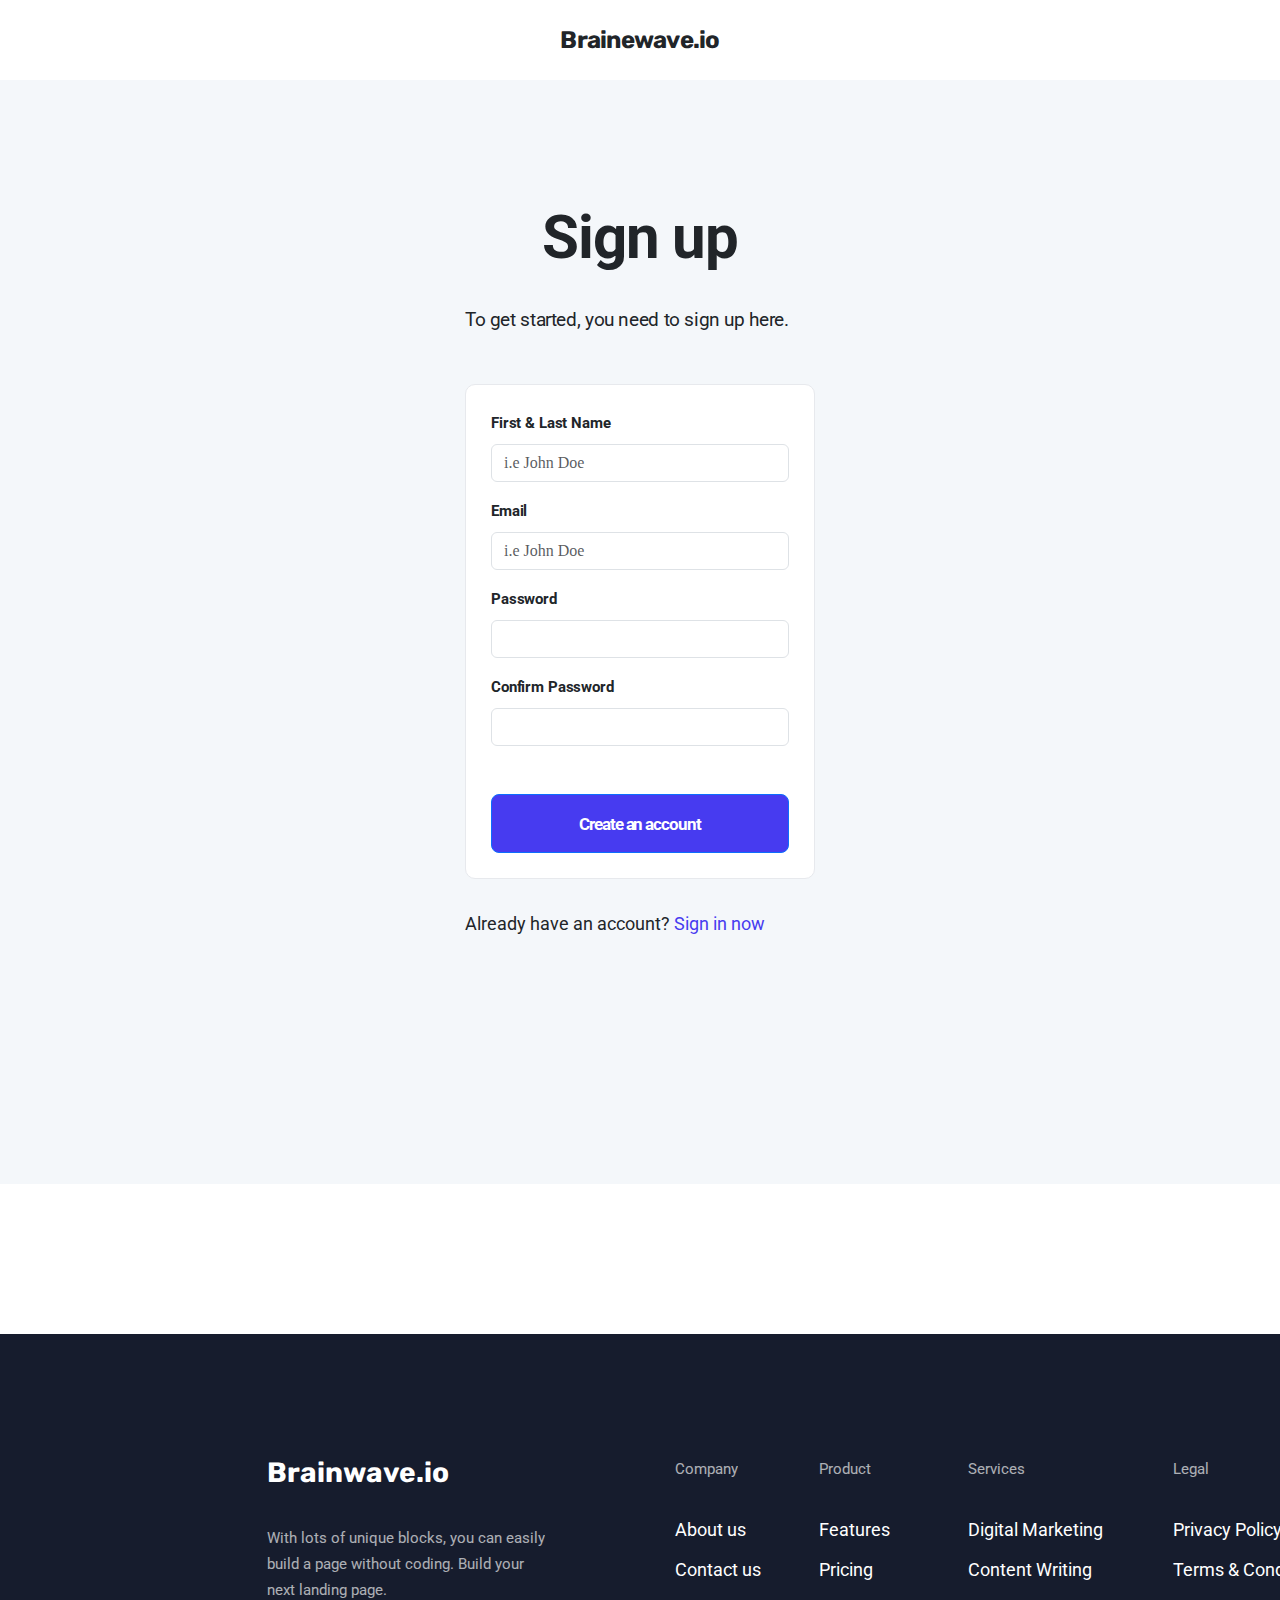
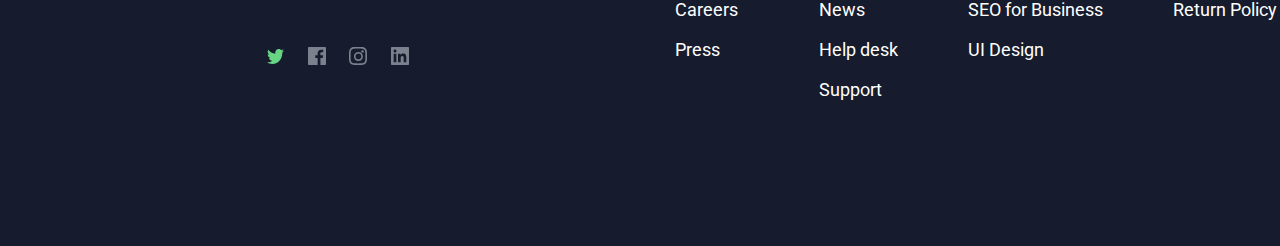
<file: pages/signup.html>
<!DOCTYPE html>
<html lang="en">
  <head>
    <!-- Head Section: Metadata and Stylesheets -->
    <meta charset="UTF-8" />
    <meta name="viewport" content="width=device-width, initial-scale=1.0" />
    <title>Signup</title>
    <link
      href="https://cdn.jsdelivr.net/npm/bootstrap@5.3.3/dist/css/bootstrap.min.css"
      rel="stylesheet"
      integrity="sha384-QWTKZyjpPEjISv5WaRU9OFeRpok6YctnYmDr5pNlyT2bRjXh0JMhjY6hW+ALEwIH"
      crossorigin="anonymous"
    />
    <link rel="stylesheet" href="../style/global/global.css" />
    <link rel="stylesheet" href="../style/pages-css/signup.css" />
  </head>

  <body>
    <!-- Header Section -->
    <header class="header">
      <span class="header-title">Brainewave.io</span>
    </header>
    <!-- End of Header Section -->

    <!-- Main Content Section: Signup Form -->
    <main class="main">
      <div class="sign-up-container">
        <h1 class="sign-up-title">Sign up</h1>
        <p class="sign-up-text">To get started, you need to sign up here.</p>
        <div class="form mt-5">
          <form>
            <div class="mb-3">
              <label for="full_name" class="form-label"
                >First & Last Name</label
              >
              <input
                type="email"
                class="form-control"
                id="full_name"
                aria-describedby="emailHelp"
                placeholder="i.e John Doe"
              />
            </div>
            <div class="mb-3">
              <label for="email" class="form-label">Email</label>
              <input
                type="email"
                class="form-control"
                id="email"
                aria-describedby="emailHelp"
                placeholder="i.e John Doe"
              />
            </div>
            <div class="mb-3">
              <label for="password" class="form-label">Password</label>
              <input type="password" class="form-control" id="password" />
            </div>
            <div class="mb-3">
              <label for="confirm_password" class="form-label"
                >Confirm Password</label
              >
              <input
                type="password"
                class="form-control"
                id="confirm_password"
              />
            </div>
            <div class="d-grid gap-2 mt-5">
              <button class="btn btn-primary" type="button">
                Create an account
              </button>
            </div>
          </form>
        </div>
        <p class="fornendtext">
          Already have an account?

          <a href="./signin.html" style="color: var(--bluecolor)"
            >Sign in now</a
          >
        </p>
      </div>
    </main>

    <!-- FOOTER START -->
    <div class="footer">
      <div class="brainwave">
        <p class="footlogoname">Brainwave.io</p>
        <p class="footsublogoname">
          With lots of unique blocks, you can easily <br />
          build a page without coding. Build your <br />
          next landing page.
        </p>
        <img src="../assets/logo/footerlogos.svg" alt="" />
      </div>
      <div class="company">
        <p>Company</p>
        <nav class="navbar">
          <ul class="navlist">
            <li class="navitem">
              <a class="navlink" href="#">About us</a>
            </li>
            <li class="navitem">
              <a class="navlink" href="#">Contact us</a>
            </li>
            <li class="navitem">
              <a class="navlink" href="#">Careers</a>
            </li>
            <li class="navitem">
              <a class="navlink" href="#">Press</a>
            </li>
          </ul>
        </nav>
      </div>
      <div class="product">
        <p>Product</p>
        <nav class="navbar">
          <ul class="navlist">
            <li class="navitem">
              <a class="navlink" href="#">Features</a>
            </li>
            <li class="navitem">
              <a class="navlink" href="#">Pricing</a>
            </li>
            <li class="navitem">
              <a class="navlink" href="#">News</a>
            </li>
            <li class="navitem">
              <a class="navlink" href="#">Help desk</a>
            </li>
            <li class="navitem">
              <a class="navlink" href="#">Support</a>
            </li>
          </ul>
        </nav>
      </div>
      <div class="services">
        <p>Services</p>
        <nav class="navbar">
          <ul class="navlist">
            <li class="navitem">
              <a class="navlink" href="#">Digital Marketing</a>
            </li>
            <li class="navitem">
              <a class="navlink" href="#">Content Writing</a>
            </li>
            <li class="navitem">
              <a class="navlink" href="#">SEO for Business</a>
            </li>
            <li class="navitem">
              <a class="navlink" href="#">UI Design</a>
            </li>
          </ul>
        </nav>
      </div>
      <div class="Legal">
        <p>Legal</p>
        <nav class="navbar">
          <ul class="navlist">
            <li class="navitem">
              <a class="navlink" href="#">Privacy Policy</a>
            </li>
            <li class="navitem">
              <a class="navlink" href="#">Terms & Conditions</a>
            </li>
            <li class="navitem">
              <a class="navlink" href="#">Return Policy</a>
            </li>
          </ul>
        </nav>
      </div>
    </div>
    <!-- FOOTER END -->

    <!-- End of Main Content Section -->

    <!-- Footer Section: Bootstrap JavaScript and Dependencies -->
    <script
      src="https://cdn.jsdelivr.net/npm/bootstrap@5.3.3/dist/js/bootstrap.bundle.min.js"
      integrity="sha384-YvpcrYf0tY3lHB60NNkmXc5s9fDVZLESaAA55NDzOxhy9GkcIdslK1eN7N6jIeHz"
      crossorigin="anonymous"
    ></script>
    <!-- End of Footer Section -->
  </body>
</html>
</file>
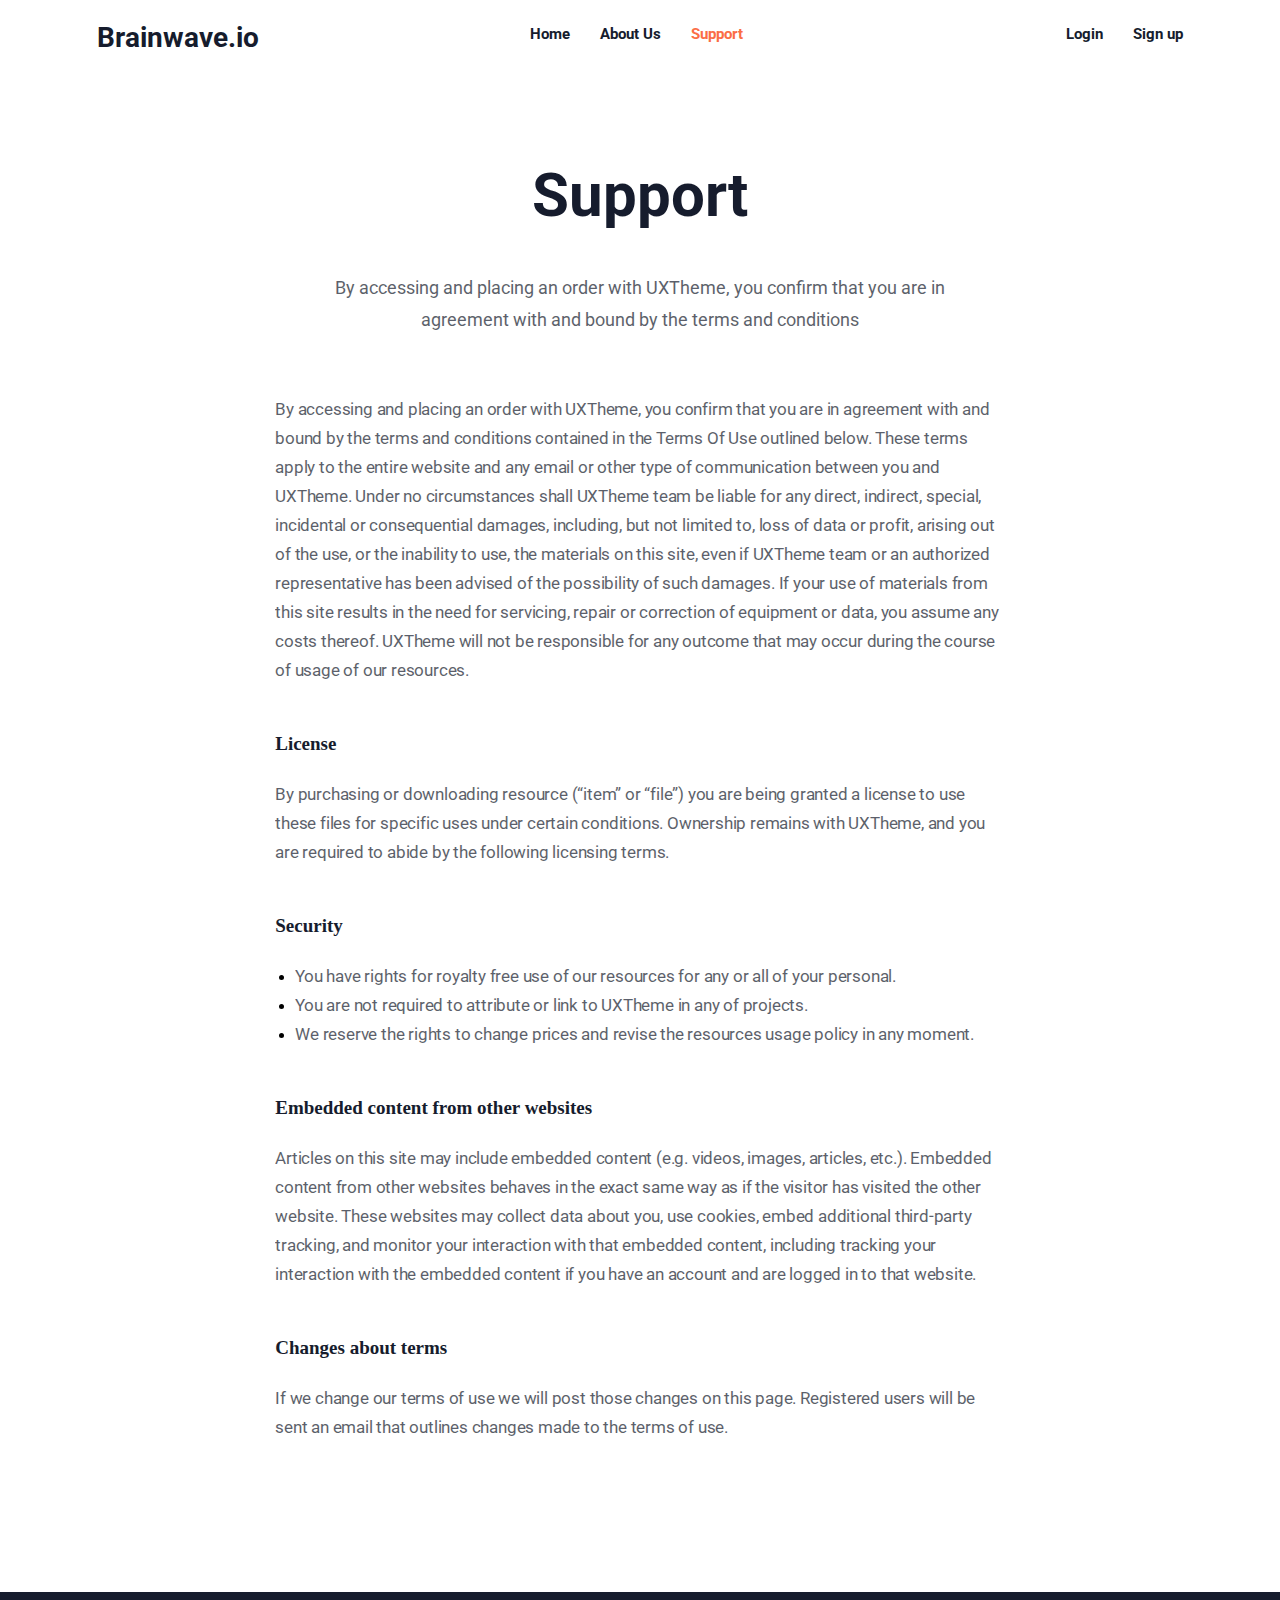
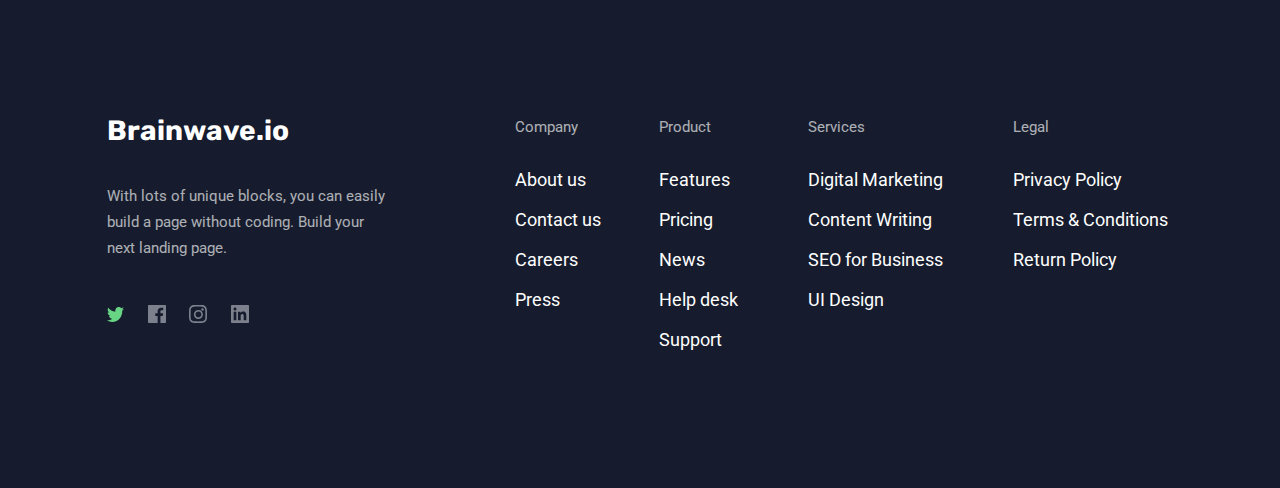
<file: pages/support..html>
<!DOCTYPE html>
<html lang="en">
  <head>
    <meta charset="UTF-8" />
    <meta name="viewport" content="width=device-width, initial-scale=1.0" />
    <title>Support</title>
    <link rel="stylesheet" href="../style/global/global.css" />
    <link rel="stylesheet" href="../style/pages-css/support.css" />
  </head>
  <body>
    <!-- Header Start -->
    <div class="header">
      <div class="logoname">
        <a href="">Brainwave.io</a>
      </div>
      <div class="headnavcenter">
        <nav>
          <ul class="headnavitem">
            <li class="headnavlist">
              <a class="headnavlink" href="../index.html">Home</a>
            </li>
            <li class="headnavlist">
              <a class="headnavlink" href="./about.html">About Us</a>
            </li>
            <li class="headnavlist">
              <a class="activenavlink" href="./support..html">Support</a>
            </li>
          </ul>
        </nav>
      </div>
      <div class="headnavright">
        <nav>
          <ul class="headnavitem">
            <li class="headnavlist">
              <a class="headnavlink" href="./signin.html">Login</a>
            </li>
            <li class="headnavlist">
              <a class="headnavlink" href="./signup.html">Sign up</a>
            </li>
          </ul>
        </nav>
      </div>
    </div>
    <!-- Header End -->
    <div class="supporttitle">
      <p class="titlehead">Support</p>
      <p class="titlesubtext">
        By accessing and placing an order with UXTheme, you confirm that you are
        in agreement with and bound by the terms and conditions
      </p>
    </div>
    <div class="supportbody">
      <p class="supsubtext">
        By accessing and placing an order with UXTheme, you confirm that you are
        in agreement with and bound by the terms and conditions contained in the
        Terms Of Use outlined below. These terms apply to the entire website and
        any email or other type of communication between you and UXTheme. Under
        no circumstances shall UXTheme team be liable for any direct, indirect,
        special, incidental or consequential damages, including, but not limited
        to, loss of data or profit, arising out of the use, or the inability to
        use, the materials on this site, even if UXTheme team or an authorized
        representative has been advised of the possibility of such damages. If
        your use of materials from this site results in the need for servicing,
        repair or correction of equipment or data, you assume any costs thereof.
        UXTheme will not be responsible for any outcome that may occur during
        the course of usage of our resources.
      </p>
      <p class="subheadtext">License</p>
      <p class="supsubtext">
        By purchasing or downloading resource (“item” or “file”) you are being
        granted a license to use these files for specific uses under certain
        conditions. Ownership remains with UXTheme, and you are required to
        abide by the following licensing terms.
      </p>
      <p class="subheadtext">Security</p>

      <ul class="subnavtext">
        <li>
          <span class="supsubtext"
            >You have rights for royalty free use of our resources for any or
            all of your personal.</span
          >
        </li>
        <li>
          <span class="supsubtext">
            You are not required to attribute or link to UXTheme in any of
            projects.
          </span>
        </li>

        <li>
          <span class="supsubtext">
            We reserve the rights to change prices and revise the resources
            usage policy in any moment.
          </span>
        </li>
      </ul>

      <p class="subheadtext">Embedded content from other websites</p>
      <p class="supsubtext">
        Articles on this site may include embedded content (e.g. videos, images,
        articles, etc.). Embedded content from other websites behaves in the
        exact same way as if the visitor has visited the other website. These
        websites may collect data about you, use cookies, embed additional
        third-party tracking, and monitor your interaction with that embedded
        content, including tracking your interaction with the embedded content
        if you have an account and are logged in to that website.
      </p>
      <p class="subheadtext">Changes about terms</p>
      <p class="supsubtext">
        If we change our terms of use we will post those changes on this page.
        Registered users will be sent an email that outlines changes made to the
        terms of use.
      </p>
    </div>

    <!-- FOOTER START -->
    <div class="footer">
      <div class="brainwave">
        <p class="footlogoname">Brainwave.io</p>
        <p class="footsublogoname">
          With lots of unique blocks, you can easily <br />
          build a page without coding. Build your <br />
          next landing page.
        </p>
        <img src="../assets/logo/footerlogos.svg" alt="" />
      </div>
      <div class="company">
        <p>Company</p>
        <nav class="navbar">
          <ul class="navlist">
            <li class="navitem">
              <a class="navlink" href="#">About us</a>
            </li>
            <li class="navitem">
              <a class="navlink" href="#">Contact us</a>
            </li>
            <li class="navitem">
              <a class="navlink" href="#">Careers</a>
            </li>
            <li class="navitem">
              <a class="navlink" href="#">Press</a>
            </li>
          </ul>
        </nav>
      </div>
      <div class="product">
        <p>Product</p>
        <nav class="navbar">
          <ul class="navlist">
            <li class="navitem">
              <a class="navlink" href="#">Features</a>
            </li>
            <li class="navitem">
              <a class="navlink" href="#">Pricing</a>
            </li>
            <li class="navitem">
              <a class="navlink" href="#">News</a>
            </li>
            <li class="navitem">
              <a class="navlink" href="#">Help desk</a>
            </li>
            <li class="navitem">
              <a class="navlink" href="#">Support</a>
            </li>
          </ul>
        </nav>
      </div>
      <div class="services">
        <p>Services</p>
        <nav class="navbar">
          <ul class="navlist">
            <li class="navitem">
              <a class="navlink" href="#">Digital Marketing</a>
            </li>
            <li class="navitem">
              <a class="navlink" href="#">Content Writing</a>
            </li>
            <li class="navitem">
              <a class="navlink" href="#">SEO for Business</a>
            </li>
            <li class="navitem">
              <a class="navlink" href="#">UI Design</a>
            </li>
          </ul>
        </nav>
      </div>
      <div class="Legal">
        <p>Legal</p>
        <nav class="navbar">
          <ul class="navlist">
            <li class="navitem">
              <a class="navlink" href="#">Privacy Policy</a>
            </li>
            <li class="navitem">
              <a class="navlink" href="#">Terms & Conditions</a>
            </li>
            <li class="navitem">
              <a class="navlink" href="#">Return Policy</a>
            </li>
          </ul>
        </nav>
      </div>
    </div>
    <!-- FOOTER END -->
  </body>
</html>
</file>
<file: style/pages-css/home.css>
/* Container Section Styling */
.container-1 {
    height: 761px;
    background-image: url("/assets/image/home/wave.svg");
    z-index: -1;
}

.container-2 {
    height: 761px;
    width: 100%;
    z-index: 1;
    background: #68D5851A;
}

/* Header Section Styling */
.headersticy{
    position: sticky;
    top: 0;
    z-index: 1;
    background-color: #F0FBF3;
}
.header-title {
    font-family: var(--Rubik);
    font-weight: 700;
    font-size: 24px;
    line-height: 28.44px;
    letter-spacing: -0.031em;
}

.head {
    margin-left: 200px;
}

.navbar-brand {
    padding-left: 50px;
    font-family: var(--Rubik);
    font-weight: 700;
    font-size: 24px;
    line-height: 28.44px;
    letter-spacing: -0.031em;
}

.nav-link {
    font-family: var(--Roboto);
    color: var(--mainblack);
    font-size: 15px;
    font-weight: 700;
    line-height: 26px;
    letter-spacing: -0.01em;
}

.active {
    color: #FB6D45 !important;
}

/* Dream Job Section Styling */
.dream-job {
    display: flex;
    justify-content: center;
    margin-top: 56px;
}

.dream-job-content {
    width: 518px;
    height: 402px;
    display: flex;
    flex-direction: column;
    justify-content: end;
    align-items: end;
    padding-right: 140px;
    gap: 21px;
}

.dream-job-title {
    font-family: Roboto;
    font-size: 60px;
    font-weight: 700;
    line-height: 65px;
    letter-spacing: -2px;
    text-align: left;
}

.dream-job-text {
    font-family: Roboto;
    font-size: 19px;
    font-weight: 400;
    line-height: 32px;
    letter-spacing: -0.20000000298023224px;
    text-align: left;
}

/* Big Companies Section Styling */
.container-3 {
    padding-top: 114px;
    display: flex;
    flex-direction: column;
    justify-content: center;
    align-items: center;
    gap: 60px;
    margin-bottom: 125px;
}

.big-companies {
    width: 686px;
}

.big-companies-title {
    display: block;
    text-align: center;
    font-family: var(--Roboto);
    font-size: 36px;
    font-weight: 700;
    line-height: 48px;
    letter-spacing: -1.2000000476837158px;
    text-align: center;
}

.big-companies-text {
    margin-top: 30px;
    text-align: center;
    font-family: var(--Roboto);
    font-size: 19px;
    font-weight: 400;
    line-height: 32px;
    letter-spacing: -0.20000000298023224px;
    text-align: center;
}

/* jobs section starts */

.job-title-text {
    width: 429px;
    height: 132px;
    display: flex;
    flex-direction: column;
    gap: 20px;
}

.jobs-category {
    width: 100%;
    height: 746px;
    background: #161C2D;
    padding-top: 132px;

}

.jobs-title {
    font-family: Roboto;
    font-size: 36px;
    font-weight: 700;
    line-height: 48px;
    letter-spacing: -1.2000000476837158px;
    text-align: left;
    color: #FFFFFF;

}

.jobs-text {
    font-family: Roboto;
    font-size: 19px;
    font-weight: 400;
    line-height: 32px;
    letter-spacing: -0.20000000298023224px;
    /* text-align: left; */
    opacity: 0.65px;
    color: lightgray;
}

.job-card {
    height: 117px;
    width: 350px;
    border-radius: 10px;
    background: #FFFFFF;
    display: flex;
    flex-direction: column;
    justify-content: center;
    padding-left: 32px;
    gap: 6px;
}

.job-card-container {
    display: flex;
    flex-wrap: wrap;
    gap: 30px;
    margin-top: 65px;
}

.job-container {
    max-width: 1110px;
    margin: 0 auto;
}

.jd-1 {
    margin-top: 10px;
}

.job-card p {
    font-family: Roboto;
    font-size: 15px;
    font-weight: 400;
    line-height: 26px;
    letter-spacing: -0.10000000149011612px;
    text-align: left;
    opacity: 65%;
    color: var(--mainblack);

}

.job-card h4 {
    font-family: Roboto;
    font-size: 21px;
    font-weight: 700;
    line-height: 32px;
    letter-spacing: -0.5px;
    text-align: left;
    color: var(--mainblack);
}

.purple {
    background: #473BF0;

}

.purple h4 {
    color: #FFFFFF;
}

.purple p {
    color: #FFFFFF;
}


/* Find-Jobs starts */

.find-jobs {
    padding-top: 113px;
}

.find-jobs-heading {
    width: 589px;
    margin: 0 auto;
    display: flex;
    flex-direction: column;
    gap: 18px;
}

.find-jobs-title {
    font-family: var(--Roboto);
    font-size: 36px;
    font-weight: 700;
    line-height: 48px;
    letter-spacing: -1.2000000476837158px;
    text-align: center;

}

.find-jobs-text {
    font-family: var(--Roboto);
    font-size: 19px;
    font-weight: 400;
    line-height: 32px;
    letter-spacing: -0.20000000298023224px;
    text-align: center;
}

.interview {
    margin-top: 86px;
    margin-left: 321px;
    display: flex;
    gap: 70px;
}

.search-jobs-card {
    height: 100px;
    width: 404px;
    display: flex;
    justify-content: center;
    align-items: center;
    gap: 22px;
}

.search-jobs-card img {
    align-self: flex-start;
}

.search-jobs {
    margin-top: 86px;
    display: flex;
    flex-direction: column;
    gap: 50px;
}

.serch-job-title {
    font-family: var(--Roboto);
    font-size: 21px;
    font-weight: 700;
    line-height: 32px;
    letter-spacing: -0.5px;
    text-align: left;

}

.search-job-text {

    font-family: var(--Roboto);
    font-size: 17px;
    font-weight: 400;
    line-height: 29px;
    letter-spacing: -0.20000000298023224px;
    text-align: left;
}

.line {
    margin-top: 118px;
    border: 1px solid #E7E9ED
}

/* Featured Jobs Starts */

.featured-jobs {
    width: 1110px;
    margin: 0 auto;
    height: auto;
    background-image: url("/assets/image/home/wave.svg");
    padding-bottom: 245px;
    padding-top: 107px;
}

.featured-content {
    display: flex;
    flex-direction: column;
    gap: 18px;
    width: 505px;
    padding-right: 152px;
}

.featured-title {
    font-family: var(--Roboto);
    font-size: 36px;
    font-weight: 700;
    line-height: 48px;
    letter-spacing: -1.2000000476837158px;
    text-align: left;

}

.featured-text {
    font-family: var(--Roboto);
    font-size: 19px;
    font-weight: 400;
    line-height: 32px;
    letter-spacing: -0.20000000298023224px;
    text-align: left;

}

.featured-cards {
    display: flex;
    gap: 30px;
    margin-top: 84px;
}

/* news started */

.news {
    background: #F4F7FA;
    height: 890px;
    padding-top: 97px;
    margin-bottom: 120px;

}

.news-content {
    width: 505px;
    height: 129px;
    margin: 0 auto;
}

.news-title {
    font-family: var(--Roboto);
    font-size: 36px;
    font-weight: 700;
    line-height: 48px;
    letter-spacing: -1.2000000476837158px;
    text-align: center;

}

.news-text {
    font-family: var(--Roboto);
    font-size: 19px;
    font-weight: 400;
    line-height: 32px;
    letter-spacing: -0.20000000298023224px;
    text-align: center;

}

.news-cards {
    display: flex;
    justify-content: center;
    gap: 30px;
    margin-top: 74px;
}


/* Latest Updates starts */

.latest-updates {
    width: 502px;
    height: 432px;
    margin: 0 auto;
    display: flex;
    flex-direction: column;
    justify-content: center;
    align-items: center;
    gap: 40px;
}

.input-container {
    position: relative;
    width: 499px;
    height: 64px;
    border: 1px solid gray;
    border-radius: 2px;
}

.latest-input {
    outline: none;
    width: 100%;
    border: none;
    padding: 20px 100px 20px 20px;
    font-size: 16px;
}

.latest-btn {
    position: absolute;
    background: #473BF0;
    color: #FFFFFF;
    top: 50%;
    transform: translateY(-50%);
    right: 5px;
    width: 166px;
    height: 50px;
    font-family: var(--Roboto);
    font-size: 17px;
    font-weight: 700;
    line-height: 32px;
    letter-spacing: -0.6000000238418579px;
    text-align: center;
    border-radius: 6px;


}

.latest-updates-title {
    text-align: center;
    font-family: var(--Roboto);
    font-size: 36px;
    font-weight: 700;
    line-height: 48px;
    letter-spacing: -1.2000000476837158px;
    text-align: center;

}

.latest-updates-text {
    margin-top: 20px;
    font-family: var(--Roboto);
    font-size: 19px;
    font-weight: 400;
    line-height: 32px;
    letter-spacing: -0.20000000298023224px;
    text-align: center;

}

.policy {
    font-family: var(--Roboto);
    font-size: 15px;
    font-weight: 400;
    line-height: 26px;
    letter-spacing: -0.10000000149011612px;
    text-align: center;
    width: 365px;

}

/* FOOTER START */
.footer {
    background-color: var(--mainblack);
    display: flex;
    justify-content: center;
    padding-top: 122px;
    padding-bottom: 128px;
    margin-top: 150px;
    font-family: var(--Roboto);


}

.brainwave {
    margin-right: 130px;
}

.footlogoname {
    font-size: 28px;
    font-weight: 700;
    line-height: 33px;
    color: var(--white);
    padding-bottom: 36px;
    font-family: var(--Rubik);

}

.footsublogoname {
    font-size: 15px;
    font-weight: 400;
    line-height: 26px;
    color: var(--white);
    padding-bottom: 44px;
    opacity: 65%;
}

.services p {
    font-size: 15px;
    font-weight: 400;
    color: var(--white);
    line-height: 26px;
    padding-bottom: 20px;
    opacity: 65%;
}

.company p {
    font-size: 15px;
    font-weight: 400;
    color: var(--white);
    line-height: 26px;
    padding-bottom: 20px;
    opacity: 65%;
}

.product p {
    font-size: 15px;
    font-weight: 400;
    color: var(--white);
    line-height: 26px;
    padding-bottom: 20px;
    opacity: 65%;
}

.Legal p {
    font-size: 15px;
    font-weight: 400;
    color: var(--white);
    line-height: 26px;
    opacity: 65%;
    padding-bottom: 20px;

}

.navlink {
    font-size: 18px;
    font-weight: 400;
    color: var(--white);
    line-height: 40px;

}

.company {
    width: 144px;
    margin-right: 90 px;
}

.product {
    margin-right: 70px;
}

.services {
    margin-right: 70px;
}

.Legal {
    width: 161px;
    height: 166px;
}

/* FOOTER END */




/* Media Queries for Responsive Design */
@media (max-width: 1199px) {

    /* Adjust navbar brand padding for smaller screens */
    .navbar-brand {
        padding-left: 0px;
    }
}

@media (max-width: 991px) {

    /* Adjust head margin, dream job wrapping for extra-small screens */
    .head {
        margin-left: 0px;
    }

    .dream-job {
        flex-wrap: wrap;
        height: 100%;
    }
}
</file>
<file: style/pages-css/signin.css>
body{
    display: flex;
    justify-content: center;
    flex-direction: column;
    align-items: center;
    overflow-x: hidden;
}
.header1{
    font-family: var(--Rubik);
   text-align: center;
   font-size: 24px;
   font-weight: 700;
   line-height: 29px;
   color: var(--mainblack);
   padding-top: 25px;
   padding-bottom: 26px;

}
.body{
     width: 1600px; 
    padding-top: 125px;
    display: flex;
    justify-content: center;
    flex-direction: column;
    align-items: center;
    background-color: var(--bacgcolor);
    height: 910px;
    padding-bottom: 159px;
    
   }
.login1{
    
    height: auto;
    display: flex;
    justify-content: center;
    flex-direction: column;
       
}
.login1 h2{
    font-family: var(--Roboto);
    font-size:60px ;
    font-weight: 700;
    line-height: 65px;
    color: var(--mainblack);
    text-align: center;
     margin-bottom:34px ; 


}
.login1 p{
    font-size: 19px;
    font-weight: 400;
    line-height: 32px;
    color: var(--mainblack);
    text-align: center;
    margin-bottom: 55px;
    opacity: 70%;
}
.form1 {
    border-radius: 10px;
   background-color: var(--white);
   width: 350px;
   height: auto;
   padding-left:25px ;
   box-shadow: 0px 34px 33px -23px #161C2D21;
  

}
.formtext1{
    font-size:15px ;
    font-weight: 700;
    line-height: 26px;
    color: var(--mainblack);
    margin-bottom: 15px;
    margin-top: 21px;
}
.form1input::placeholder{
    font-size: 15px;
    font-weight: 400;
    padding: 12px;
    line-height: 26px;


}
.form1input{
    width: 320px;
    height: 50px;
    border: 1px solid  #E7E9ED;
    border-radius: 8px;


}
.formbtn{
    margin-top: 70px;
    width: 320px;
    height: 59px;
    background-color: var(--bluecolor);
    text-align: center;
    font-size:18px ;
    font-weight: 600;
    line-height: 32px;
    padding: 14px ;
    border-radius: 8px;
    color: var(--white);
    margin-bottom: 21px;
    border: none;
}
.formbtn a{
    color: var(--white);
}
.fornendtext{
    font-size: 18px;
    font-weight: 400;
    line-height: 30px;
    margin-top: 30px;
    font-family: var(--Roboto);
}
.backtohome{
    text-align: center;
}

/* FOOTER START */
.footer{
    width: 1600px;
    background-color:var(--mainblack);
    display: flex;
    justify-content:center;
    padding-top: 122px;
    padding-bottom: 128px;
    margin-top: 150px;
    font-family: var(--Roboto);
    
    
}
.brainwave{
    margin-right: 130px;
}
.footlogoname{
    font-size: 28px;
    font-weight: 700;
    line-height: 33px;
    color: var(--white);
    padding-bottom: 36px;
    font-family: var(--Rubik);

}
.footsublogoname{
    font-size: 15px;
    font-weight: 400;
    line-height: 26px;
    color: var(--white);
    padding-bottom: 44px;
    opacity: 65%;
}
.services p{
    font-size: 15px;
    fnt-weight: 400;
    color: var(--white);
    line-height: 26px;
    padding-bottom: 20px;
    opacity: 65%;
}
.company p{
    font-size: 15px;
    fnt-weight: 400;
    color: var(--white);
    line-height: 26px;
    padding-bottom: 20px;
    opacity: 65%;
}
.product p{
    font-size: 15px;
    fnt-weight: 400;
    color: var(--white);
    line-height: 26px;
    padding-bottom: 20px;
    opacity: 65%;
}
.Legal p{
    font-size: 15px;
    fnt-weight: 400;
    color: var(--white);
    line-height: 26px;
    opacity: 65%;
    padding-bottom: 20px;

}

.navlink{
    font-size: 18px;
    font-weight: 400;
    color: var(--white);
    line-height: 40px;
    
}
.company{
    width: 144px;
    margin-right:90 px;
}
.product{
    margin-right: 70px;
}
.services{
    margin-right: 70px;
}
.Legal{
    width: 161px;
    height: 166px;
}
/* FOOTER END */
</file>
<file: style/pages-css/signup.css>
/* Header Section Styling */
.header {
    /* width: 350px; */
    margin: 0 auto;
    height: 80px;
    display: flex;
    justify-content: center;
    align-items: center;
}

.header-title {
    font-family: var(--Rubik);
    font-weight: 700;
    font-size: 24px;
    line-height: 28.44px;
    letter-spacing: -0.031em;
}

/* Main Section Styling */
.main {
    height: 1104px;
    background: #F4F7FA;
}

/* Sign-Up Container Styling */
.sign-up-container {
    width: 350px;
    margin: 0 auto;
    padding-top: 125px;
}

.sign-up-title {
    font-family: var(--Roboto);
    font-weight: 700;
    font-size: 60px;
    line-height: 65px;
    letter-spacing: -0.02em;
    text-align: center;
}

.sign-up-text {
    font-family: var(--Roboto);
    font-weight: 400;
    font-size: 19px;
    line-height: 32px;
    letter-spacing: -0.02em;
    margin-top: 34px;
}

/* Form Styling */
.form {
    background: #FFFFFF;
    padding: 25px;
    border-radius: 10px;
    border: 1px solid #E7E9ED;
}

.btn {
    background: #473BF0;
    color: #FFFFFF;
    height: 59px;
    border-radius: 8px;
    font-family: var(--Roboto);
    font-weight: 700;
    font-size: 17px;
    line-height: 32px;
    text-align: center;
    letter-spacing: -0.06em;
}

/* Form Labels */
form label {
    font-family: var(--Roboto);
    font-weight: 700;
    font-size: 15px;
    line-height: 26px;
    letter-spacing: -0.01em;
}

/* Button Grid Section */
.d-grid {
    margin-top: 77px;
}
.fornendtext{
    font-size: 18px;
    font-weight: 400;
    line-height: 30px;
    margin-top: 30px;
    font-family: var(--Roboto);
}

/* FOOTER START */
.footer{
    width: 1600px;
    background-color:var(--mainblack);
    display: flex;
    justify-content:center;
    padding-top: 122px;
    padding-bottom: 128px;
    margin-top: 150px;
    font-family: var(--Roboto);
    
    
}
.brainwave{
    margin-right: 130px;
}
.footlogoname{
    font-size: 28px;
    font-weight: 700;
    line-height: 33px;
    color: var(--white);
    padding-bottom: 36px;
    font-family: var(--Rubik);

}
.footsublogoname{
    font-size: 15px;
    font-weight: 400;
    line-height: 26px;
    color: var(--white);
    padding-bottom: 44px;
    opacity: 65%;
}
.services p{
    font-size: 15px;
    fnt-weight: 400;
    color: var(--white);
    line-height: 26px;
    padding-bottom: 20px;
    opacity: 65%;
}
.company p{
    font-size: 15px;
    fnt-weight: 400;
    color: var(--white);
    line-height: 26px;
    padding-bottom: 20px;
    opacity: 65%;
}
.product p{
    font-size: 15px;
    fnt-weight: 400;
    color: var(--white);
    line-height: 26px;
    padding-bottom: 20px;
    opacity: 65%;
}
.Legal p{
    font-size: 15px;
    fnt-weight: 400;
    color: var(--white);
    line-height: 26px;
    opacity: 65%;
    padding-bottom: 20px;

}

.navlink{
    font-size: 18px;
    font-weight: 400;
    color: var(--white);
    line-height: 40px;
    
}
.company{
    width: 144px;
    margin-right:90 px;
}
.product{
    margin-right: 70px;
}
.services{
    margin-right: 70px;
}
.Legal{
    width: 161px;
    height: 166px;
}
/* FOOTER END */
</file>
<file: style/pages-css/support.css>
body {
    display: flex;
    justify-content: center;
    align-items: center;
    flex-direction: column;
    overflow-x: hidden;
}

.header {
    font-family: var(--Roboto);
    position: sticky;
    top: 0;
    width: 1500px;
    display: flex;
    justify-content: center;
    padding-left: 198px;
    padding-right: 198px;
    margin-top: 21px;
    background-color: var(--white);
    z-index: 5;

}

.logoname {
    display: flex;
}

.logoname a {
    font-size: 28px;
    line-height: 33px;
    font-weight: 700;
    color: var(--mainblack);
}

.headnavitem {
    display: flex;
    gap: 30px;
}

.headnavcenter {
    display: flex;
    /* width: 208px; */
    text-align: center;
    margin-left: 271px;
    margin-right: 323px;

}

.headnavlink {
    font-size: 15px;
    line-height: 26px;
    font-weight: 700;
    color: var(--mainblack);
}

.activenavlink {
    font-size: 15px;
    line-height: 26px;
    font-weight: 700;
    color: #FB6D45;
    ;

}

.headnavright {
    display: flex;
}

/* Header End */
.supporttitle {
    text-align: center;
    width: 49%;
    height: auto;
    margin-top: 109px;
    font-family: var(--Roboto);
}

.titlehead {
    font-size: 60px;
    line-height: 65px;
    font-weight: 700;
    color: var(--mainblack);
    font-family: var(--Roboto);
}

.titlesubtext {
    font-size: 18px;
    line-height: 32px;
    font-weight: 400;
    color: var(--mainblack);
    margin-top: 44px;
    margin-bottom: 59px;
    opacity: 70%;
    font-family: var(--Roboto);
}

.supportbody {
    width: 57%;

}

.subheadtext {
    font-size: 19px;
    line-height: 32px;
    font-weight: 700;
    color: var(--mainblack);
    padding-top: 43px;
    padding-bottom: 20px;
}

.supsubtext {
    font-size: 17px;
    line-height: 29px;
    letter-spacing: -0.2px;
    font-weight: 400;
    color: var(--mainblack);
    font-family: var(--Roboto);
    opacity: 70%;

}

.subnavtext {
    list-style: disc;
    padding-left: 20px;

}

/* FOOTER START */
.footer {
    width: 100%;
    background-color: var(--mainblack);
    display: flex;
    justify-content: center;
    padding-top: 122px;
    padding-bottom: 128px;
    margin-top: 150px;
    font-family: var(--Roboto);


}

.brainwave {
    margin-right: 130px;
}

.footlogoname {
    font-size: 28px;
    font-weight: 700;
    line-height: 33px;
    color: var(--white);
    padding-bottom: 36px;
    font-family: var(--Rubik);

}

.footsublogoname {
    font-size: 15px;
    font-weight: 400;
    line-height: 26px;
    color: var(--white);
    padding-bottom: 44px;
    opacity: 65%;
}

.services p {
    font-size: 15px;
    font-weight: 400;
    color: var(--white);
    line-height: 26px;
    padding-bottom: 20px;
    opacity: 65%;
}

.company p {
    font-size: 15px;
    font-weight: 400;
    color: var(--white);
    line-height: 26px;
    padding-bottom: 20px;
    opacity: 65%;
}

.product p {
    font-size: 15px;
    font-weight: 400;
    color: var(--white);
    line-height: 26px;
    padding-bottom: 20px;
    opacity: 65%;
}

.Legal p {
    font-size: 15px;
    font-weight: 400;
    color: var(--white);
    line-height: 26px;
    opacity: 65%;
    padding-bottom: 20px;

}

.navlink {
    font-size: 18px;
    font-weight: 400;
    color: var(--white);
    line-height: 40px;

}

.company {
    width: 144px;
    margin-right: 90 px;
}

.product {
    margin-right: 70px;
}

.services {
    margin-right: 70px;
}

.Legal {
    width: 161px;
    height: 166px;
}

/* FOOTER END */
</file>
<file: style/global/global.css>
@import url(./reset.css);
@import url(./font.css);
@import url(./variable.css);


.body{
    /* width: 1440px; */
    height: auto;
    margin: 0 auto;
    font-family: var(--fontrubik);
   }
</file>
